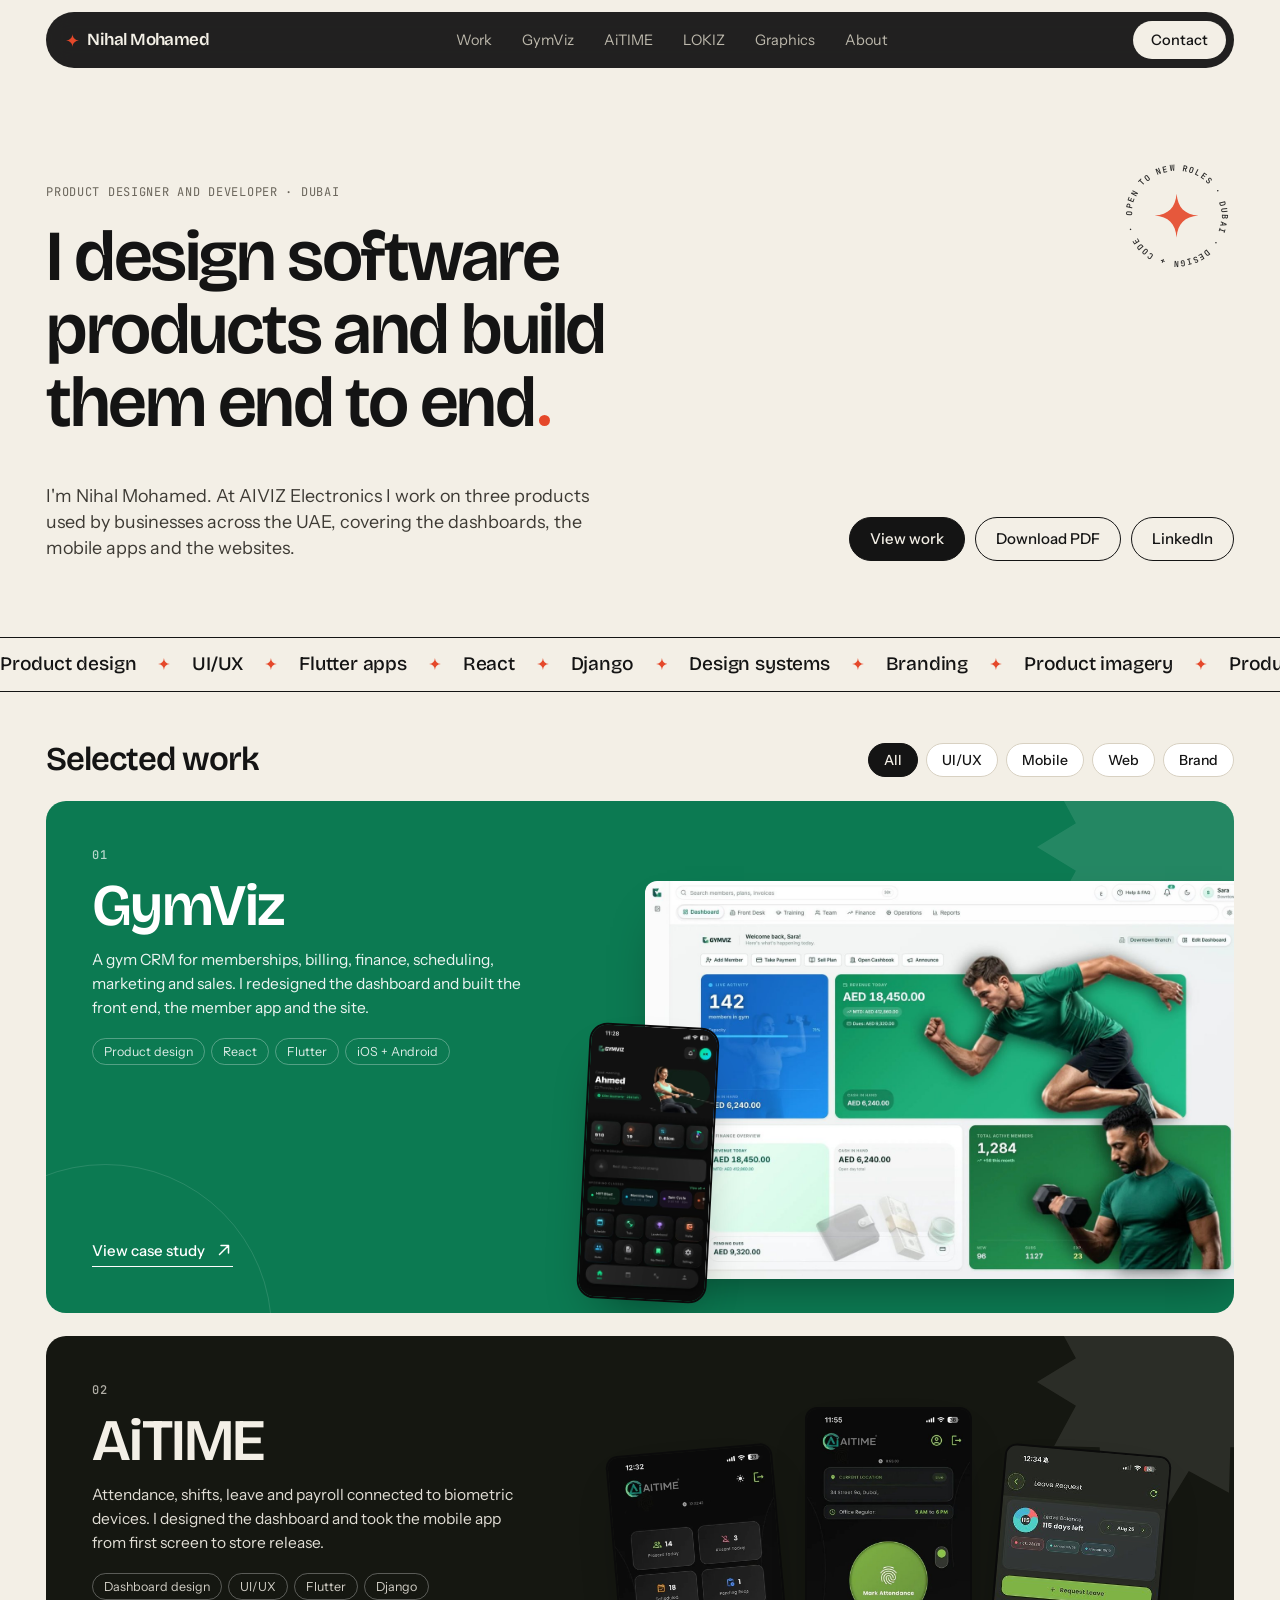
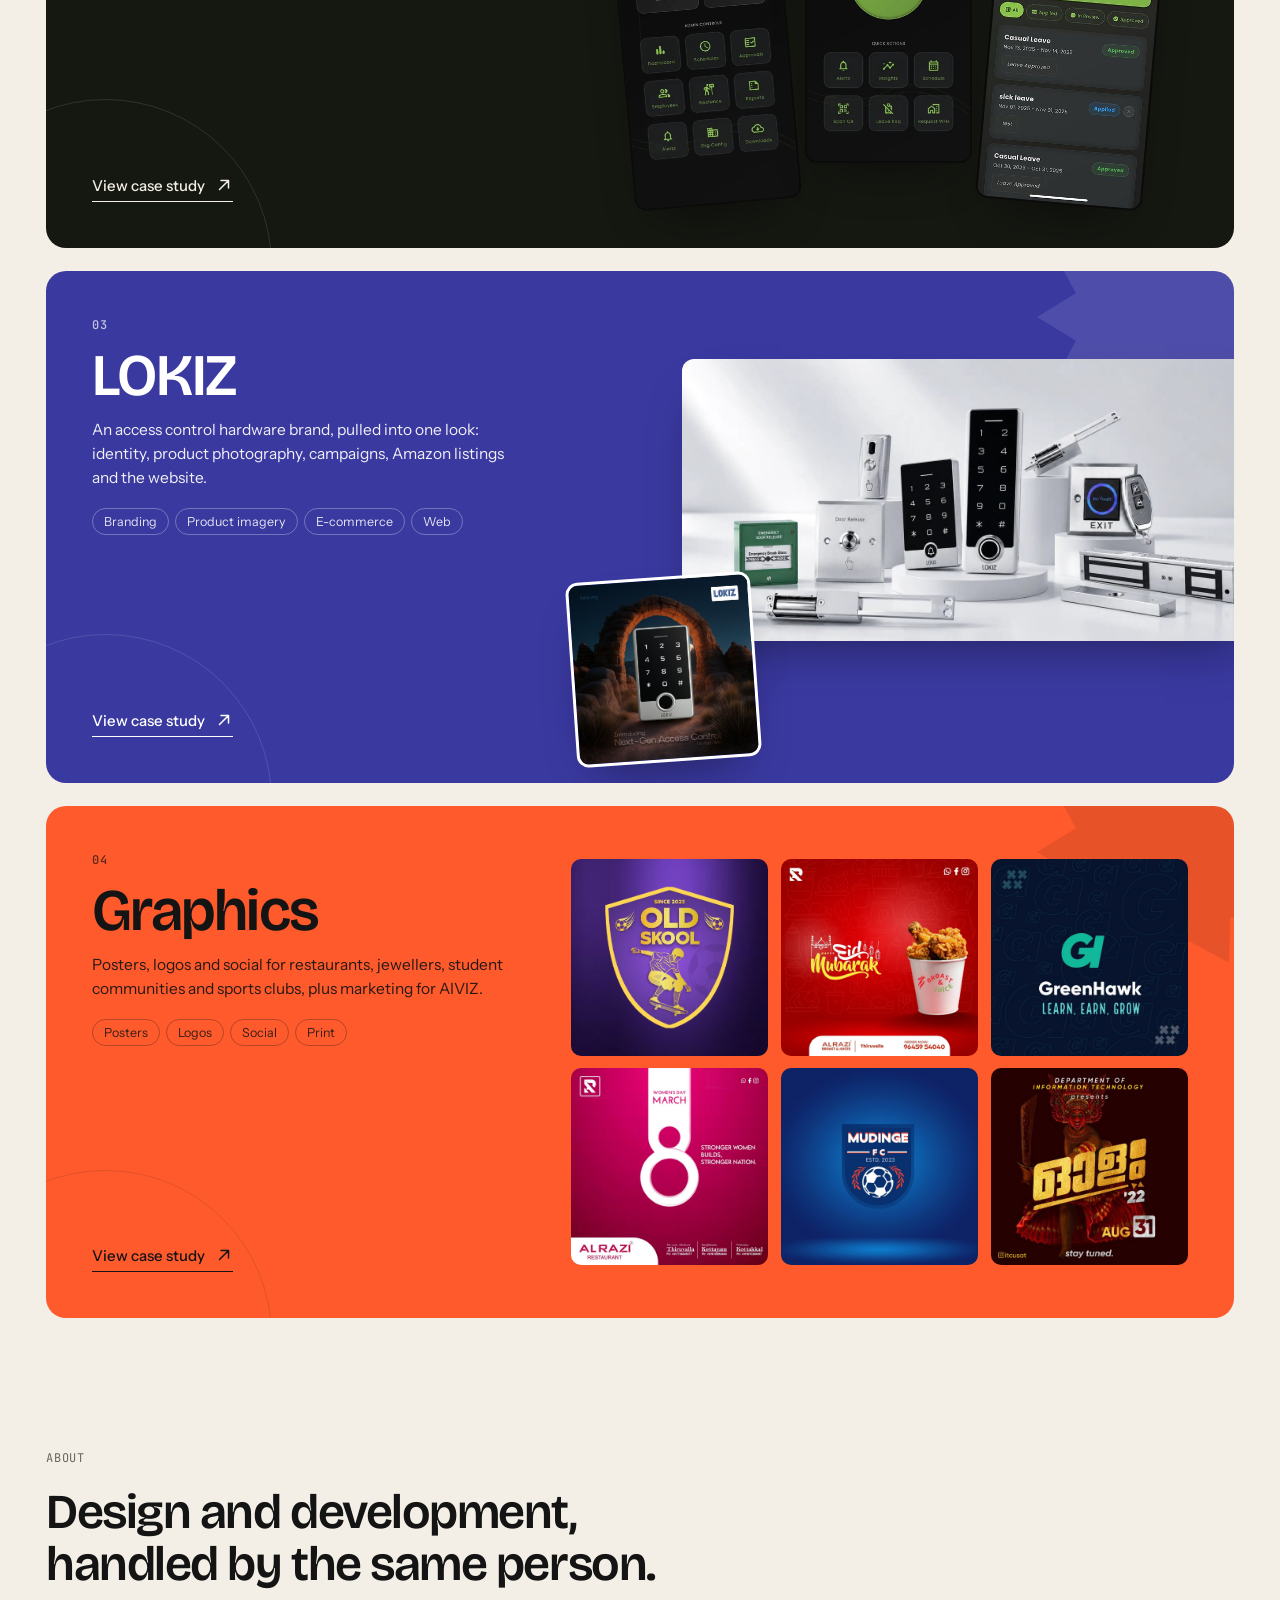
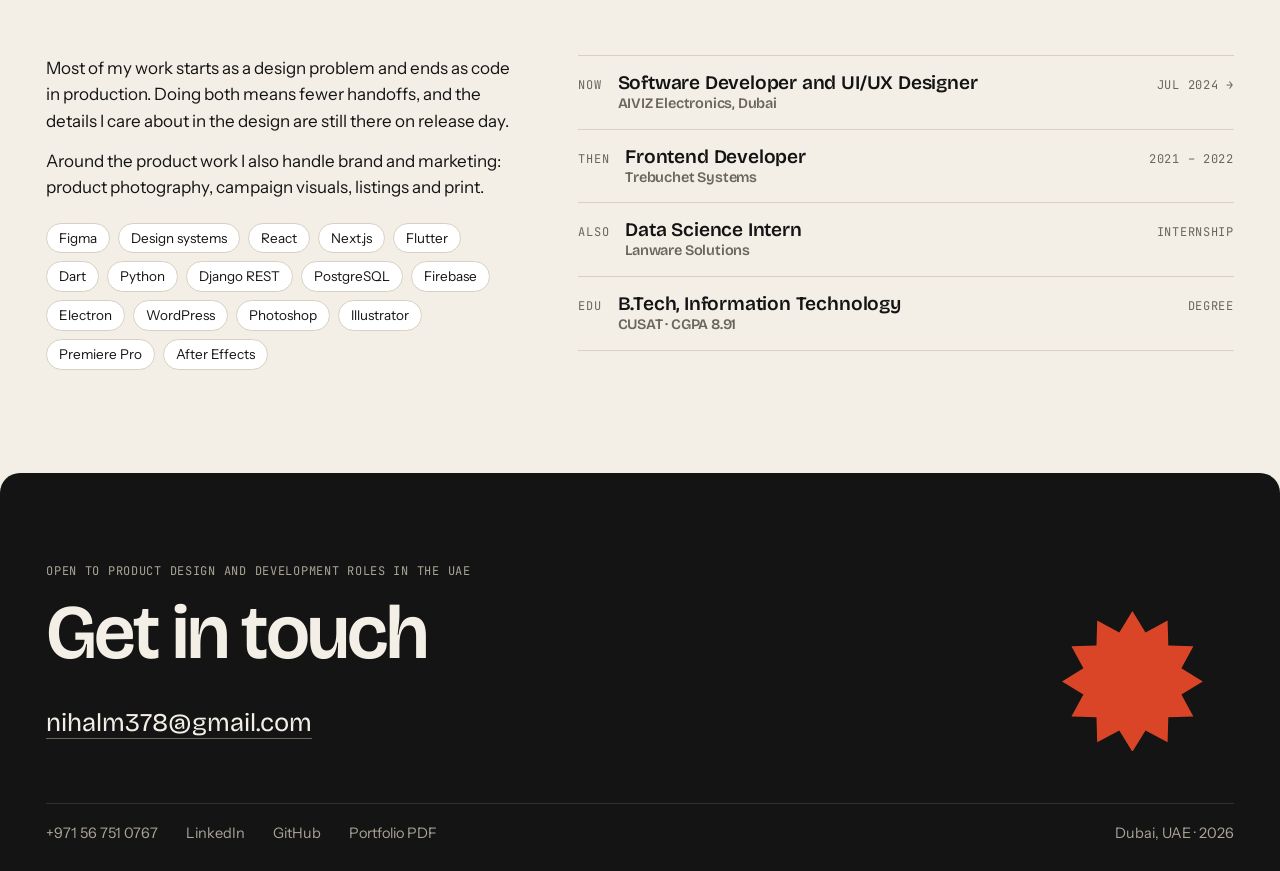
<file: index.html>
<!doctype html>
<html lang="en">
<head>
<meta charset="utf-8">
<meta name="viewport" content="width=device-width, initial-scale=1, viewport-fit=cover">
<title>Nihal Mohamed · Product designer and developer, Dubai</title>
<meta name="description" content="Nihal Mohamed designs and builds software in Dubai: web dashboards, mobile apps on the App Store and Google Play, websites and brand design.">
<meta name="theme-color" content="#f3efe6">
<meta property="og:type" content="website">
<meta property="og:title" content="Nihal Mohamed · Product designer and developer, Dubai">
<meta property="og:description" content="Nihal Mohamed designs and builds software in Dubai: web dashboards, mobile apps on the App Store and Google Play, websites and brand design.">
<meta property="og:image" content="https://nihal-mohamed.netlify.app/img/gymviz-dashboard-light.jpg">
<meta name="twitter:card" content="summary_large_image">
<link rel="icon" href="data:image/svg+xml,%3Csvg xmlns='http://www.w3.org/2000/svg' viewBox='0 0 100 100'%3E%3Crect width='100' height='100' rx='26' fill='%23141414'/%3E%3Cpath d='M50 16C52 38 62 48 84 50C62 52 52 62 50 84C48 62 38 52 16 50C38 48 48 38 50 16Z' fill='%23ff4b24'/%3E%3C/svg%3E">
<link rel="preconnect" href="https://fonts.googleapis.com">
<link rel="preconnect" href="https://fonts.gstatic.com" crossorigin>
<link href="https://fonts.googleapis.com/css2?family=Bricolage+Grotesque:opsz,wdth,wght@12..96,75..100,400..800&family=Instrument+Sans:wght@400;500;600&family=JetBrains+Mono:wght@500;600&display=swap" rel="stylesheet">
<link rel="stylesheet" href="style.css">
</head>
<body>
<header class="nav"><div class="in">
 <a class="logo" href="index.html"><svg class="spark" viewBox="0 0 100 100" aria-hidden="true"><path d="M50 0C52 30 70 48 100 50C70 52 52 70 50 100C48 70 30 52 0 50C30 48 48 30 50 0Z" fill="currentColor"/></svg>Nihal Mohamed</a>
 <ul><li><a href="index.html#work">Work</a></li><li><a href="gymviz.html">GymViz</a></li><li><a href="aitime.html">AiTIME</a></li><li><a href="lokiz.html">LOKIZ</a></li><li><a href="studio.html">Graphics</a></li><li><a href="index.html#about">About</a></li></ul>
 <a class="cta" href="mailto:nihalm378@gmail.com">Contact</a>
</div></header>
<main>
<div class="wrap">
<section class="hero">
 <svg class="badge" viewBox="0 0 200 200" aria-hidden="true"><defs><path id="c" d="M100,100 m-78,0 a78,78 0 1,1 156,0 a78,78 0 1,1 -156,0"/></defs><g class="spin"><text><textPath href="#c" startOffset="0">OPEN TO NEW ROLES · DUBAI · DESIGN + CODE · </textPath></text></g><path d="M100 62C102 86 114 98 138 100C114 102 102 114 100 138C98 114 86 102 62 100C86 98 98 86 100 62Z" fill="currentColor"/></svg>
 <span class="mono kick">Product designer and developer · Dubai</span>
 <h1>I design software products and build them end to end</h1>
 <div class="row">
  <p>I'm Nihal Mohamed. At AIVIZ Electronics I work on three products used by businesses across the UAE, covering the dashboards, the mobile apps and the websites.</p>
  <div class="acts"><a class="btn dark" href="#work">View work</a><a class="btn" href="Nihal_Mohamed_Portfolio.pdf">Download PDF</a><a class="btn" href="https://www.linkedin.com/in/nihal-mohamed-035715173" target="_blank" rel="noopener">LinkedIn</a></div>
 </div>
</section>
</div>
<div class="mq" aria-hidden="true"><div><span>Product design</span><svg class="spark" viewBox="0 0 100 100" aria-hidden="true"><path d="M50 0C52 30 70 48 100 50C70 52 52 70 50 100C48 70 30 52 0 50C30 48 48 30 50 0Z" fill="currentColor"/></svg><span>UI/UX</span><svg class="spark" viewBox="0 0 100 100" aria-hidden="true"><path d="M50 0C52 30 70 48 100 50C70 52 52 70 50 100C48 70 30 52 0 50C30 48 48 30 50 0Z" fill="currentColor"/></svg><span>Flutter apps</span><svg class="spark" viewBox="0 0 100 100" aria-hidden="true"><path d="M50 0C52 30 70 48 100 50C70 52 52 70 50 100C48 70 30 52 0 50C30 48 48 30 50 0Z" fill="currentColor"/></svg><span>React</span><svg class="spark" viewBox="0 0 100 100" aria-hidden="true"><path d="M50 0C52 30 70 48 100 50C70 52 52 70 50 100C48 70 30 52 0 50C30 48 48 30 50 0Z" fill="currentColor"/></svg><span>Django</span><svg class="spark" viewBox="0 0 100 100" aria-hidden="true"><path d="M50 0C52 30 70 48 100 50C70 52 52 70 50 100C48 70 30 52 0 50C30 48 48 30 50 0Z" fill="currentColor"/></svg><span>Design systems</span><svg class="spark" viewBox="0 0 100 100" aria-hidden="true"><path d="M50 0C52 30 70 48 100 50C70 52 52 70 50 100C48 70 30 52 0 50C30 48 48 30 50 0Z" fill="currentColor"/></svg><span>Branding</span><svg class="spark" viewBox="0 0 100 100" aria-hidden="true"><path d="M50 0C52 30 70 48 100 50C70 52 52 70 50 100C48 70 30 52 0 50C30 48 48 30 50 0Z" fill="currentColor"/></svg><span>Product imagery</span><svg class="spark" viewBox="0 0 100 100" aria-hidden="true"><path d="M50 0C52 30 70 48 100 50C70 52 52 70 50 100C48 70 30 52 0 50C30 48 48 30 50 0Z" fill="currentColor"/></svg><span>Product design</span><svg class="spark" viewBox="0 0 100 100" aria-hidden="true"><path d="M50 0C52 30 70 48 100 50C70 52 52 70 50 100C48 70 30 52 0 50C30 48 48 30 50 0Z" fill="currentColor"/></svg><span>UI/UX</span><svg class="spark" viewBox="0 0 100 100" aria-hidden="true"><path d="M50 0C52 30 70 48 100 50C70 52 52 70 50 100C48 70 30 52 0 50C30 48 48 30 50 0Z" fill="currentColor"/></svg><span>Flutter apps</span><svg class="spark" viewBox="0 0 100 100" aria-hidden="true"><path d="M50 0C52 30 70 48 100 50C70 52 52 70 50 100C48 70 30 52 0 50C30 48 48 30 50 0Z" fill="currentColor"/></svg><span>React</span><svg class="spark" viewBox="0 0 100 100" aria-hidden="true"><path d="M50 0C52 30 70 48 100 50C70 52 52 70 50 100C48 70 30 52 0 50C30 48 48 30 50 0Z" fill="currentColor"/></svg><span>Django</span><svg class="spark" viewBox="0 0 100 100" aria-hidden="true"><path d="M50 0C52 30 70 48 100 50C70 52 52 70 50 100C48 70 30 52 0 50C30 48 48 30 50 0Z" fill="currentColor"/></svg><span>Design systems</span><svg class="spark" viewBox="0 0 100 100" aria-hidden="true"><path d="M50 0C52 30 70 48 100 50C70 52 52 70 50 100C48 70 30 52 0 50C30 48 48 30 50 0Z" fill="currentColor"/></svg><span>Branding</span><svg class="spark" viewBox="0 0 100 100" aria-hidden="true"><path d="M50 0C52 30 70 48 100 50C70 52 52 70 50 100C48 70 30 52 0 50C30 48 48 30 50 0Z" fill="currentColor"/></svg><span>Product imagery</span><svg class="spark" viewBox="0 0 100 100" aria-hidden="true"><path d="M50 0C52 30 70 48 100 50C70 52 52 70 50 100C48 70 30 52 0 50C30 48 48 30 50 0Z" fill="currentColor"/></svg></div></div>
<div class="wrap" id="work">
 <div class="bar">
  <h2>Selected work</h2>
  <button class="chip" data-f="all" aria-pressed="true">All</button>
  <button class="chip" data-f="uiux" aria-pressed="false">UI/UX</button>
  <button class="chip" data-f="mobile" aria-pressed="false">Mobile</button>
  <button class="chip" data-f="web" aria-pressed="false">Web</button>
  <button class="chip" data-f="brand" aria-pressed="false">Brand</button>
 </div>
<a class="card rv" href="gymviz.html" data-roles="uiux mobile web" style="--c:#0c7a52;--t:#fff;--a:#c2f26b;--ai:#141414"><svg class="star" viewBox="0 0 100 100" aria-hidden="true"><polygon points="50.0,0.0 59.3,15.2 75.0,6.7 75.5,24.5 93.3,25.0 84.8,40.7 100.0,50.0 84.8,59.3 93.3,75.0 75.5,75.5 75.0,93.3 59.3,84.8 50.0,100.0 40.7,84.8 25.0,93.3 24.5,75.5 6.7,75.0 15.2,59.3 0.0,50.0 15.2,40.7 6.7,25.0 24.5,24.5 25.0,6.7 40.7,15.2" fill="currentColor"/></svg><span class="ring"></span>
 <div class="txt"><span class="no mono">01</span><h3>GymViz</h3><p>A gym CRM for memberships, billing, finance, scheduling, marketing and sales. I redesigned the dashboard and built the front end, the member app and the site.</p><ul class="tags"><li>Product design</li><li>React</li><li>Flutter</li><li>iOS + Android</li></ul><span class="open">View case study <i><svg viewBox="0 0 24 24" fill="none" stroke="currentColor" stroke-width="2" stroke-linecap="round" stroke-linejoin="round" aria-hidden="true"><path d="M6 18L18 6M8 6h10v10"/></svg></i></span></div>
 <div class="media m-gym"><img class="dash" src="img/gymviz-dashboard-light.jpg" alt="GymViz dashboard" loading="eager"><img class="ph" src="img/gymviz-app-home.jpg" alt="GymViz member app" loading="eager"></div>
</a>
<a class="card rv" href="aitime.html" data-roles="uiux mobile web" style="--c:#151711;--t:#f3efe6;--a:#c2f26b;--ai:#141414"><svg class="star" viewBox="0 0 100 100" aria-hidden="true"><polygon points="50.0,0.0 59.3,15.2 75.0,6.7 75.5,24.5 93.3,25.0 84.8,40.7 100.0,50.0 84.8,59.3 93.3,75.0 75.5,75.5 75.0,93.3 59.3,84.8 50.0,100.0 40.7,84.8 25.0,93.3 24.5,75.5 6.7,75.0 15.2,59.3 0.0,50.0 15.2,40.7 6.7,25.0 24.5,24.5 25.0,6.7 40.7,15.2" fill="currentColor"/></svg><span class="ring"></span>
 <div class="txt"><span class="no mono">02</span><h3>AiTIME</h3><p>Attendance, shifts, leave and payroll connected to biometric devices. I designed the dashboard and took the mobile app from first screen to store release.</p><ul class="tags"><li>Dashboard design</li><li>UI/UX</li><li>Flutter</li><li>Django</li></ul><span class="open">View case study <i><svg viewBox="0 0 24 24" fill="none" stroke="currentColor" stroke-width="2" stroke-linecap="round" stroke-linejoin="round" aria-hidden="true"><path d="M6 18L18 6M8 6h10v10"/></svg></i></span></div>
 <div class="media m-ai"><img src="img/aitime-app-home.jpg" alt="AiTIME admin home" loading="lazy"><img src="img/aitime-app-punch.jpg" alt="AiTIME mark attendance" loading="lazy"><img src="img/aitime-app-leave.jpg" alt="AiTIME leave requests" loading="lazy"></div>
</a>
<a class="card rv" href="lokiz.html" data-roles="brand web" style="--c:#3a39a0;--t:#fff;--a:#ffd3c7;--ai:#141414"><svg class="star" viewBox="0 0 100 100" aria-hidden="true"><polygon points="50.0,0.0 59.3,15.2 75.0,6.7 75.5,24.5 93.3,25.0 84.8,40.7 100.0,50.0 84.8,59.3 93.3,75.0 75.5,75.5 75.0,93.3 59.3,84.8 50.0,100.0 40.7,84.8 25.0,93.3 24.5,75.5 6.7,75.0 15.2,59.3 0.0,50.0 15.2,40.7 6.7,25.0 24.5,24.5 25.0,6.7 40.7,15.2" fill="currentColor"/></svg><span class="ring"></span>
 <div class="txt"><span class="no mono">03</span><h3>LOKIZ</h3><p>An access control hardware brand, pulled into one look: identity, product photography, campaigns, Amazon listings and the website.</p><ul class="tags"><li>Branding</li><li>Product imagery</li><li>E-commerce</li><li>Web</li></ul><span class="open">View case study <i><svg viewBox="0 0 24 24" fill="none" stroke="currentColor" stroke-width="2" stroke-linecap="round" stroke-linejoin="round" aria-hidden="true"><path d="M6 18L18 6M8 6h10v10"/></svg></i></span></div>
 <div class="media m-lok"><img class="a" src="img/lokiz-range.jpg" alt="LOKIZ product range" loading="lazy"><img class="b" src="img/p-lokiz-nextgen.jpg" alt="LOKIZ campaign visual" loading="lazy"></div>
</a>
<a class="card rv" href="studio.html" data-roles="brand" style="--c:#ff5a2c;--t:#141414;--a:#141414;--ai:#fff"><svg class="star" viewBox="0 0 100 100" aria-hidden="true"><polygon points="50.0,0.0 59.3,15.2 75.0,6.7 75.5,24.5 93.3,25.0 84.8,40.7 100.0,50.0 84.8,59.3 93.3,75.0 75.5,75.5 75.0,93.3 59.3,84.8 50.0,100.0 40.7,84.8 25.0,93.3 24.5,75.5 6.7,75.0 15.2,59.3 0.0,50.0 15.2,40.7 6.7,25.0 24.5,24.5 25.0,6.7 40.7,15.2" fill="currentColor"/></svg><span class="ring"></span>
 <div class="txt"><span class="no mono">04</span><h3>Graphics</h3><p>Posters, logos and social for restaurants, jewellers, student communities and sports clubs, plus marketing for AIVIZ.</p><ul class="tags"><li>Posters</li><li>Logos</li><li>Social</li><li>Print</li></ul><span class="open">View case study <i><svg viewBox="0 0 24 24" fill="none" stroke="currentColor" stroke-width="2" stroke-linecap="round" stroke-linejoin="round" aria-hidden="true"><path d="M6 18L18 6M8 6h10v10"/></svg></i></span></div>
 <div class="media m-gfx"><img src="img/p-oldskool.jpg" alt="Old Skool badge" loading="lazy"><img src="img/p-eid-broast.jpg" alt="Eid poster" loading="lazy"><img src="img/p-greenhawk.jpg" alt="GreenHawk logo" loading="lazy"><img src="img/p-womensday.jpg" alt="Womens Day poster" loading="lazy"><img src="img/p-mudinge.jpg" alt="Mudinge FC crest" loading="lazy"><img src="img/p-onam.jpg" alt="Onam poster" loading="lazy"></div>
</a>
</div>
<div class="wrap">
<section class="about" id="about">
 <span class="mono">About</span>
 <p class="big disp rv">Design and development, handled by the same person.</p>
 <div class="two">
  <div class="rv">
   <p>Most of my work starts as a design problem and ends as code in production. Doing both means fewer handoffs, and the details I care about in the design are still there on release day.</p>
   <p>Around the product work I also handle brand and marketing: product photography, campaign visuals, listings and print.</p>
   <div class="kit"><span>Figma</span><span>Design systems</span><span>React</span><span>Next.js</span><span>Flutter</span><span>Dart</span><span>Python</span><span>Django REST</span><span>PostgreSQL</span><span>Firebase</span><span>Electron</span><span>WordPress</span><span>Photoshop</span><span>Illustrator</span><span>Premiere Pro</span><span>After Effects</span></div>
  </div>
  <ul class="xp rv">
   <li><span class="mono">Now</span><b>Software Developer and UI/UX Designer<em>AIVIZ Electronics, Dubai</em></b><span class="mono">Jul 2024 →</span></li>
   <li><span class="mono">Then</span><b>Frontend Developer<em>Trebuchet Systems</em></b><span class="mono">2021 – 2022</span></li>
   <li><span class="mono">Also</span><b>Data Science Intern<em>Lanware Solutions</em></b><span class="mono">Internship</span></li>
   <li><span class="mono">Edu</span><b>B.Tech, Information Technology<em>CUSAT · CGPA 8.91</em></b><span class="mono">Degree</span></li>
  </ul>
 </div>
</section>
</div>
</main>
<footer class="foot" id="contact"><svg class="star" viewBox="0 0 100 100" aria-hidden="true"><polygon points="50.0,0.0 59.3,15.2 75.0,6.7 75.5,24.5 93.3,25.0 84.8,40.7 100.0,50.0 84.8,59.3 93.3,75.0 75.5,75.5 75.0,93.3 59.3,84.8 50.0,100.0 40.7,84.8 25.0,93.3 24.5,75.5 6.7,75.0 15.2,59.3 0.0,50.0 15.2,40.7 6.7,25.0 24.5,24.5 25.0,6.7 40.7,15.2" fill="currentColor"/></svg><div class="wrap">
 <div class="mono" style="color:#aaa497">Open to product design and development roles in the UAE</div>
 <h2>Get in touch</h2>
 <a class="mail" href="mailto:nihalm378@gmail.com">nihalm378@gmail.com</a>
 <div class="meta">
  <a href="tel:+971567510767">+971 56 751 0767</a>
  <a href="https://www.linkedin.com/in/nihal-mohamed-035715173" target="_blank" rel="noopener">LinkedIn</a>
  <a href="https://github.com/nihalm378" target="_blank" rel="noopener">GitHub</a>
  <a href="Nihal_Mohamed_Portfolio.pdf">Portfolio PDF</a>
  <span>Dubai, UAE · <span id="yr">2026</span></span>
 </div>
</div></footer>
<script src="main.js" defer></script>
</body>
</html>
</file>
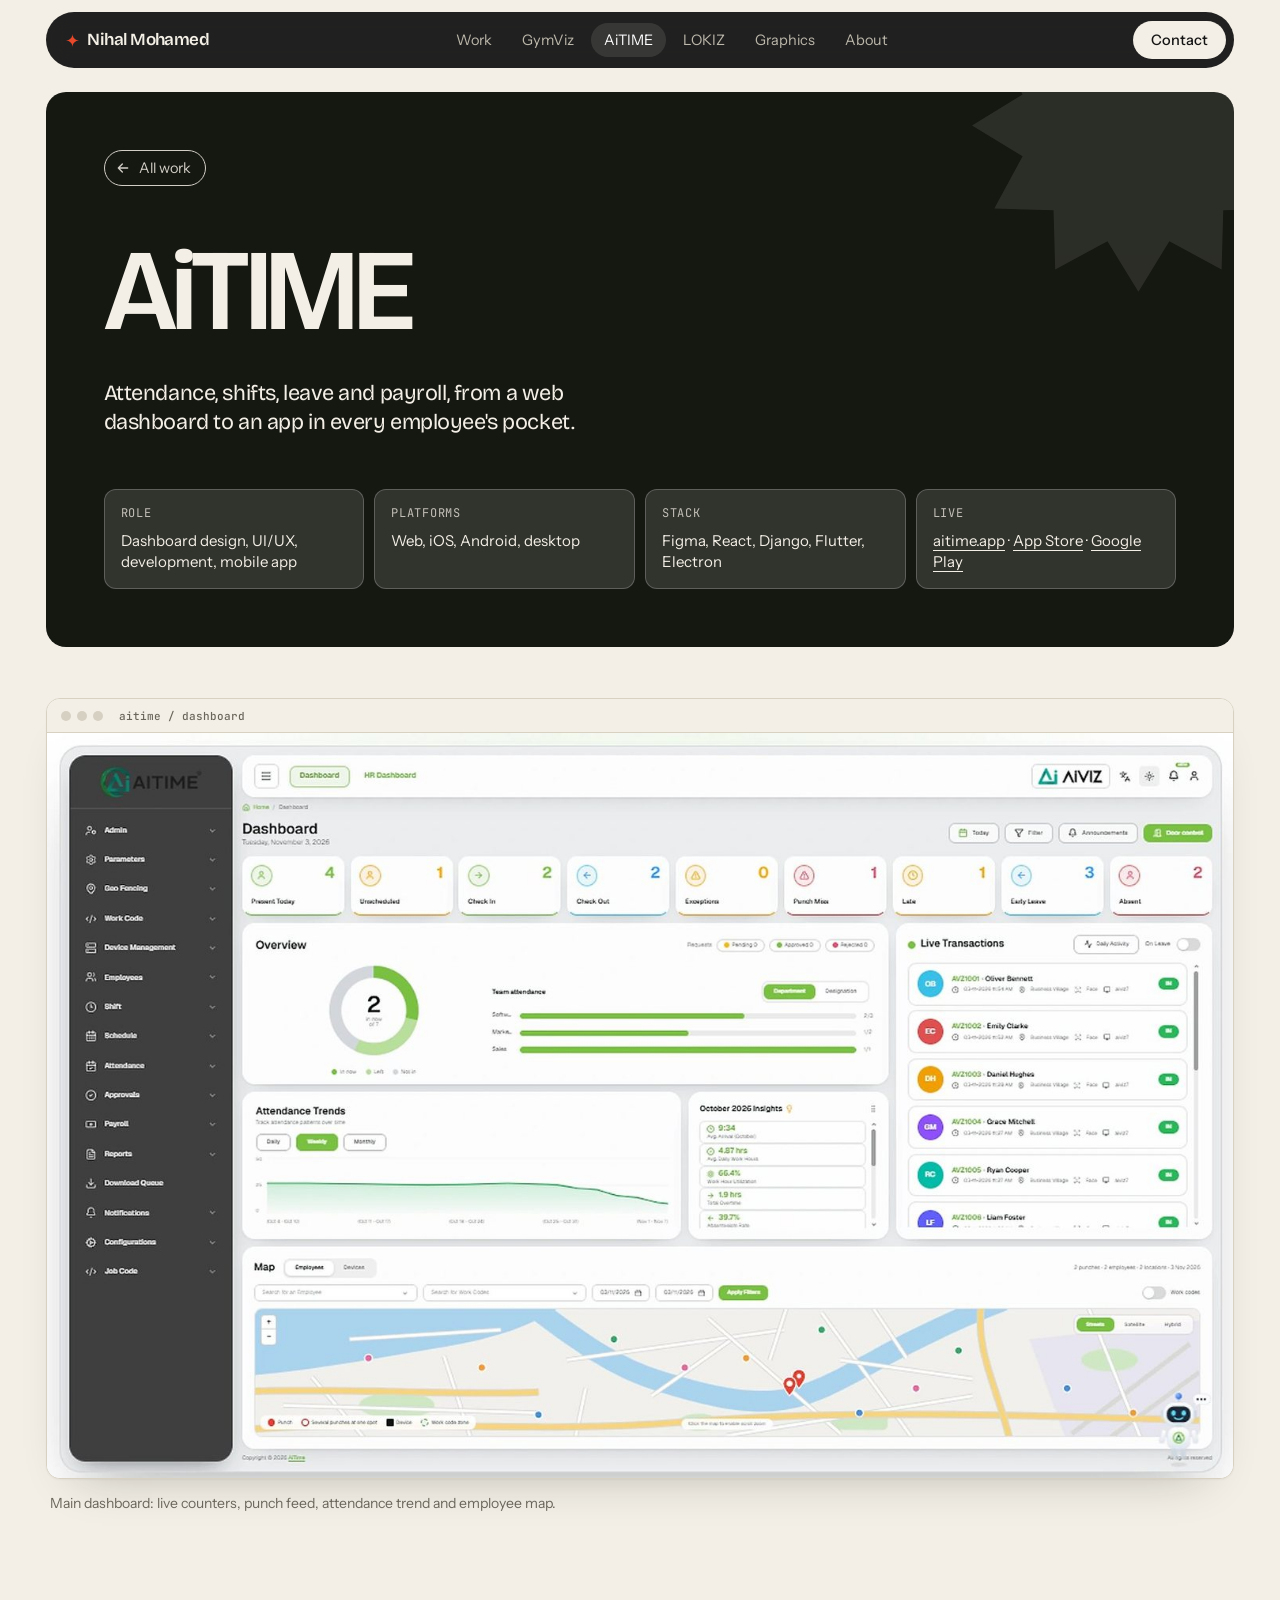
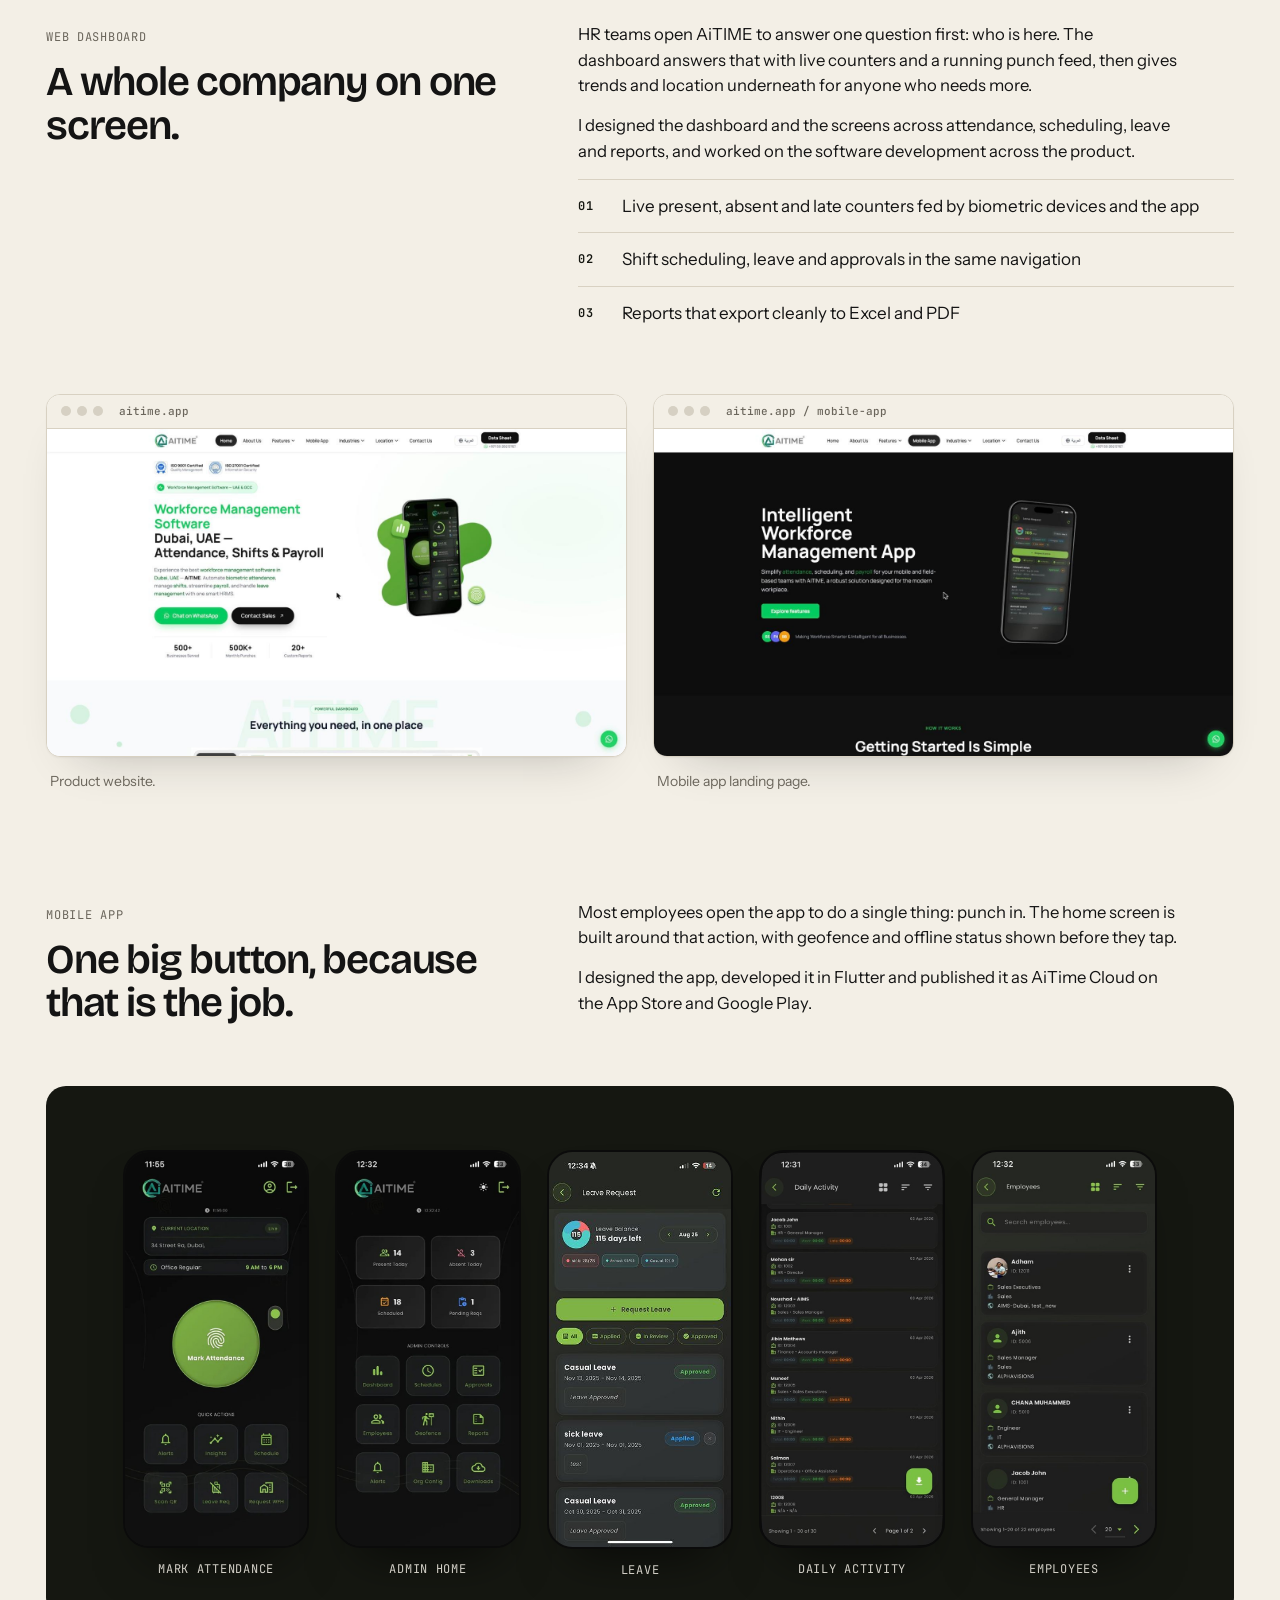
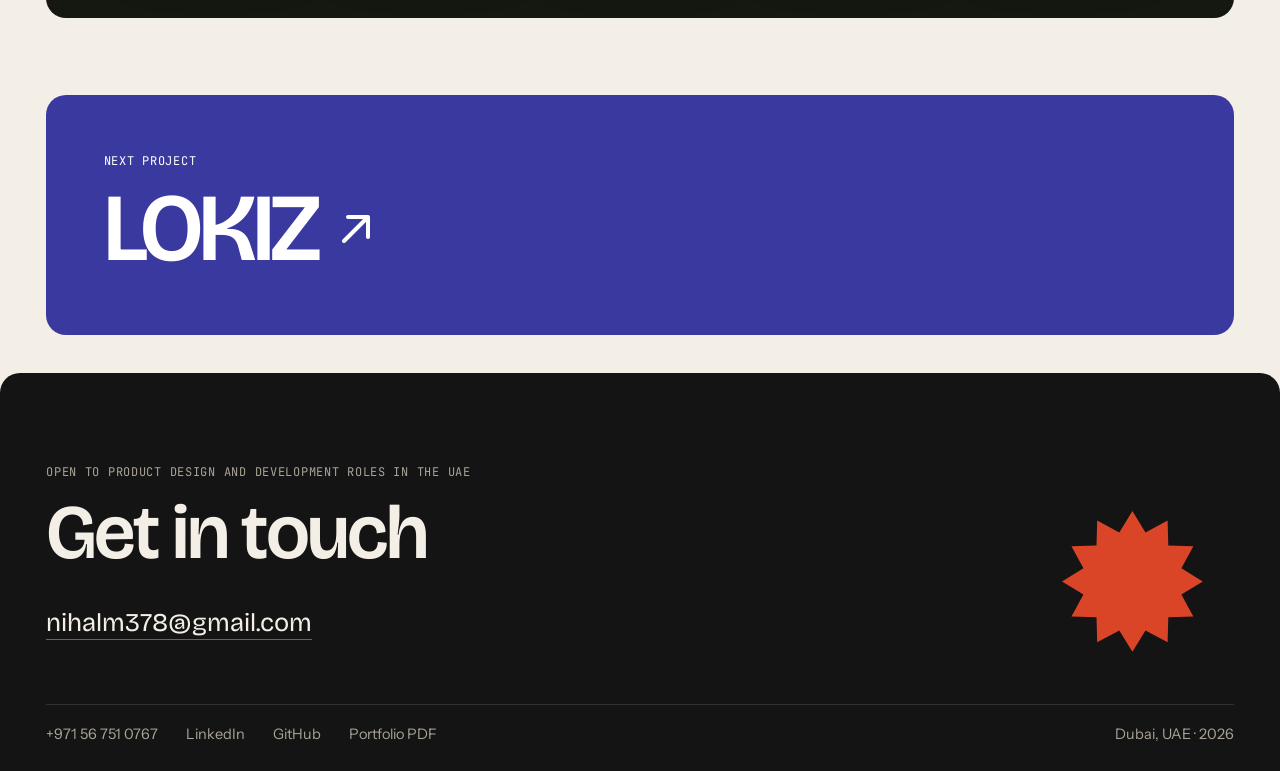
<file: aitime.html>
<!doctype html>
<html lang="en">
<head>
<meta charset="utf-8">
<meta name="viewport" content="width=device-width, initial-scale=1, viewport-fit=cover">
<title>AiTIME · Nihal Mohamed</title>
<meta name="description" content="AiTIME case study: web dashboard and mobile app design and development for workforce management software.">
<meta name="theme-color" content="#f3efe6">
<meta property="og:type" content="website">
<meta property="og:title" content="AiTIME · Nihal Mohamed">
<meta property="og:description" content="AiTIME case study: web dashboard and mobile app design and development for workforce management software.">
<meta property="og:image" content="https://nihal-mohamed.netlify.app/img/aitime-dashboard.jpg">
<meta name="twitter:card" content="summary_large_image">
<link rel="icon" href="data:image/svg+xml,%3Csvg xmlns='http://www.w3.org/2000/svg' viewBox='0 0 100 100'%3E%3Crect width='100' height='100' rx='26' fill='%23141414'/%3E%3Cpath d='M50 16C52 38 62 48 84 50C62 52 52 62 50 84C48 62 38 52 16 50C38 48 48 38 50 16Z' fill='%23ff4b24'/%3E%3C/svg%3E">
<link rel="preconnect" href="https://fonts.googleapis.com">
<link rel="preconnect" href="https://fonts.gstatic.com" crossorigin>
<link href="https://fonts.googleapis.com/css2?family=Bricolage+Grotesque:opsz,wdth,wght@12..96,75..100,400..800&family=Instrument+Sans:wght@400;500;600&family=JetBrains+Mono:wght@500;600&display=swap" rel="stylesheet">
<link rel="stylesheet" href="style.css">
</head>
<body>
<header class="nav"><div class="in">
 <a class="logo" href="index.html"><svg class="spark" viewBox="0 0 100 100" aria-hidden="true"><path d="M50 0C52 30 70 48 100 50C70 52 52 70 50 100C48 70 30 52 0 50C30 48 48 30 50 0Z" fill="currentColor"/></svg>Nihal Mohamed</a>
 <ul><li><a href="index.html#work">Work</a></li><li><a href="gymviz.html">GymViz</a></li><li><a href="aitime.html" aria-current="page">AiTIME</a></li><li><a href="lokiz.html">LOKIZ</a></li><li><a href="studio.html">Graphics</a></li><li><a href="index.html#about">About</a></li></ul>
 <a class="cta" href="mailto:nihalm378@gmail.com">Contact</a>
</div></header>
<main>
<header class="chero" style="--c:#151711;--t:#f3efe6;--a:#c2f26b;--ai:#141414"><svg class="star" viewBox="0 0 100 100" aria-hidden="true"><polygon points="50.0,0.0 59.3,15.2 75.0,6.7 75.5,24.5 93.3,25.0 84.8,40.7 100.0,50.0 84.8,59.3 93.3,75.0 75.5,75.5 75.0,93.3 59.3,84.8 50.0,100.0 40.7,84.8 25.0,93.3 24.5,75.5 6.7,75.0 15.2,59.3 0.0,50.0 15.2,40.7 6.7,25.0 24.5,24.5 25.0,6.7 40.7,15.2" fill="currentColor"/></svg>
 <a class="back" href="index.html#work"><svg width="16" height="16" viewBox="0 0 24 24" fill="none" stroke="currentColor" stroke-width="2" stroke-linecap="round" stroke-linejoin="round" aria-hidden="true"><path d="M19 12H5M11 6l-6 6 6 6"/></svg> All work</a>
 <h1>AiTIME</h1>
 <p class="lede">Attendance, shifts, leave and payroll, from a web dashboard to an app in every employee's pocket.</p>
 <dl class="facts"><div><dt class="mono">Role</dt><dd>Dashboard design, UI/UX, development, mobile app</dd></div><div><dt class="mono">Platforms</dt><dd>Web, iOS, Android, desktop</dd></div><div><dt class="mono">Stack</dt><dd>Figma, React, Django, Flutter, Electron</dd></div><div><dt class="mono">Live</dt><dd><a href="https://aitime.app/" target="_blank" rel="noopener">aitime.app</a> · <a href="https://apps.apple.com/us/app/aitime-cloud/id6744558035" target="_blank" rel="noopener">App Store</a> · <a href="https://play.google.com/store/apps/details?id=com.aiviz.timetrack" target="_blank" rel="noopener">Google Play</a></dd></div></dl>
</header>
<div class="wrap" style="--c:#151711">

<div class="full" style="margin-top:clamp(28px,4vw,56px)"><figure class="rv" style="margin:0"><div class="frame"><div class="chrome"><i></i><i></i><i></i><span>aitime / dashboard</span></div><img class="zoom" src="img/aitime-dashboard.jpg" alt="AiTIME web dashboard" loading="lazy" decoding="async"></div><p class="cap">Main dashboard: live counters, punch feed, attendance trend and employee map.</p></figure></div>
<section class="sec rv"><div><span class="mono">Web dashboard</span><h2>A whole company on one screen.</h2></div><div><p>HR teams open AiTIME to answer one question first: who is here. The dashboard answers that with live counters and a running punch feed, then gives trends and location underneath for anyone who needs more.</p><p>I designed the dashboard and the screens across attendance, scheduling, leave and reports, and worked on the software development across the product.</p><ul><li><span class="mono">01</span><span>Live present, absent and late counters fed by biometric devices and the app</span></li><li><span class="mono">02</span><span>Shift scheduling, leave and approvals in the same navigation</span></li><li><span class="mono">03</span><span>Reports that export cleanly to Excel and PDF</span></li></ul></div></section>
<div class="g2"><figure class="rv" style="margin:0"><div class="frame"><div class="chrome"><i></i><i></i><i></i><span>aitime.app</span></div><img class="zoom" src="img/web-aitime.jpg" alt="AiTIME product website" loading="lazy" decoding="async"></div><p class="cap">Product website.</p></figure><figure class="rv" style="margin:0"><div class="frame"><div class="chrome"><i></i><i></i><i></i><span>aitime.app / mobile-app</span></div><img class="zoom" src="img/web-aitime-app.jpg" alt="AiTIME mobile app landing page" loading="lazy" decoding="async"></div><p class="cap">Mobile app landing page.</p></figure></div>
<section class="sec rv"><div><span class="mono">Mobile app</span><h2>One big button, because that is the job.</h2></div><div><p>Most employees open the app to do a single thing: punch in. The home screen is built around that action, with geofence and offline status shown before they tap.</p><p>I designed the app, developed it in Flutter and published it as AiTime Cloud on the App Store and Google Play.</p></div></section>
<div class="phones rv" style="--c:#151711;--t:#f3efe6;--a:#c2f26b;--ai:#141414"><figure><img class="zoom" src="img/aitime-app-punch.jpg" alt="Mark attendance" loading="lazy" decoding="async"><figcaption class="mono">Mark attendance</figcaption></figure><figure><img class="zoom" src="img/aitime-app-home.jpg" alt="Admin home" loading="lazy" decoding="async"><figcaption class="mono">Admin home</figcaption></figure><figure><img class="zoom" src="img/aitime-app-leave.jpg" alt="Leave" loading="lazy" decoding="async"><figcaption class="mono">Leave</figcaption></figure><figure><img class="zoom" src="img/aitime-app-report.jpg" alt="Daily activity" loading="lazy" decoding="async"><figcaption class="mono">Daily activity</figcaption></figure><figure><img class="zoom" src="img/aitime-app-employees.jpg" alt="Employees" loading="lazy" decoding="async"><figcaption class="mono">Employees</figcaption></figure></div>

</div>
<a class="next" href="lokiz.html" style="--c:#3a39a0;--t:#fff;--a:#ffd3c7;--ai:#141414"><div class="mono">Next project</div><div class="t">LOKIZ <i><svg viewBox="0 0 24 24" fill="none" stroke="currentColor" stroke-width="2" stroke-linecap="round" stroke-linejoin="round" aria-hidden="true"><path d="M6 18L18 6M8 6h10v10"/></svg></i></div></a>
</main>
<footer class="foot" id="contact"><svg class="star" viewBox="0 0 100 100" aria-hidden="true"><polygon points="50.0,0.0 59.3,15.2 75.0,6.7 75.5,24.5 93.3,25.0 84.8,40.7 100.0,50.0 84.8,59.3 93.3,75.0 75.5,75.5 75.0,93.3 59.3,84.8 50.0,100.0 40.7,84.8 25.0,93.3 24.5,75.5 6.7,75.0 15.2,59.3 0.0,50.0 15.2,40.7 6.7,25.0 24.5,24.5 25.0,6.7 40.7,15.2" fill="currentColor"/></svg><div class="wrap">
 <div class="mono" style="color:#aaa497">Open to product design and development roles in the UAE</div>
 <h2>Get in touch</h2>
 <a class="mail" href="mailto:nihalm378@gmail.com">nihalm378@gmail.com</a>
 <div class="meta">
  <a href="tel:+971567510767">+971 56 751 0767</a>
  <a href="https://www.linkedin.com/in/nihal-mohamed-035715173" target="_blank" rel="noopener">LinkedIn</a>
  <a href="https://github.com/nihalm378" target="_blank" rel="noopener">GitHub</a>
  <a href="Nihal_Mohamed_Portfolio.pdf">Portfolio PDF</a>
  <span>Dubai, UAE · <span id="yr">2026</span></span>
 </div>
</div></footer>
<script src="main.js" defer></script>
</body>
</html>
</file>
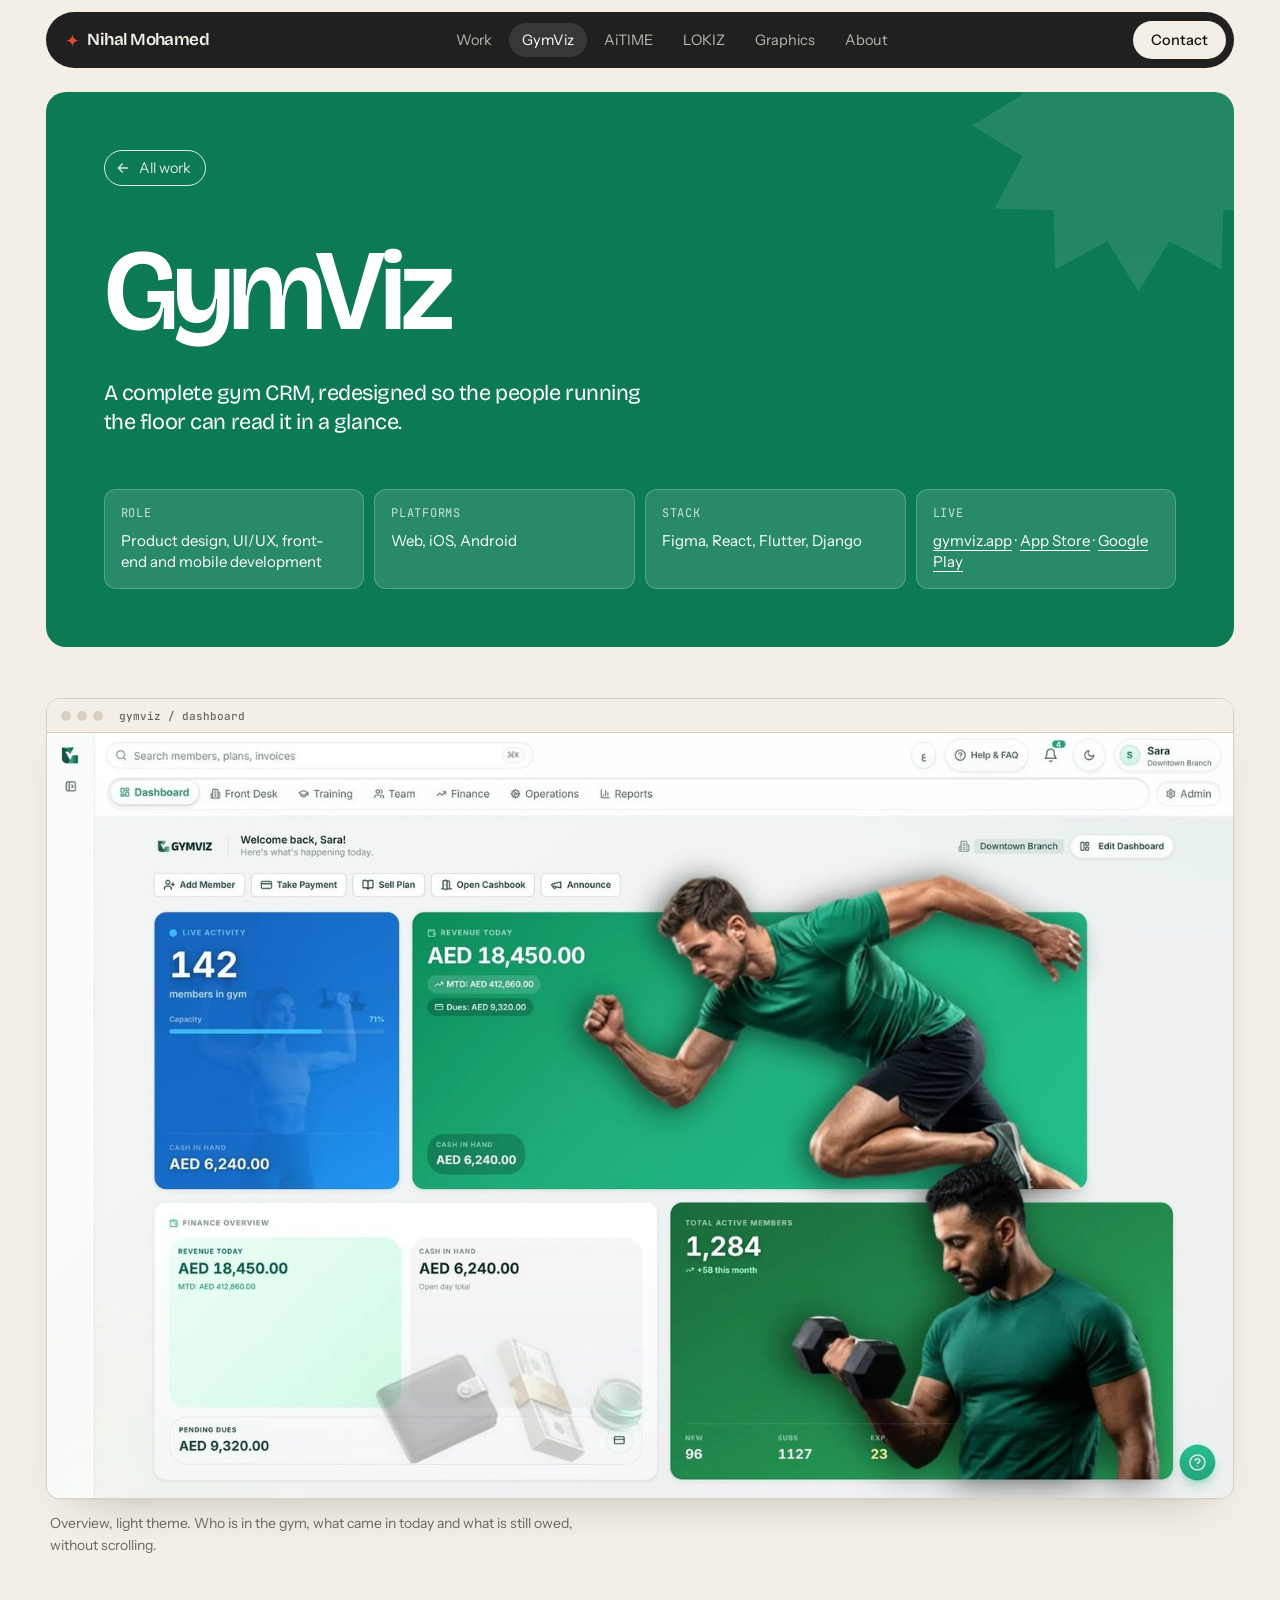
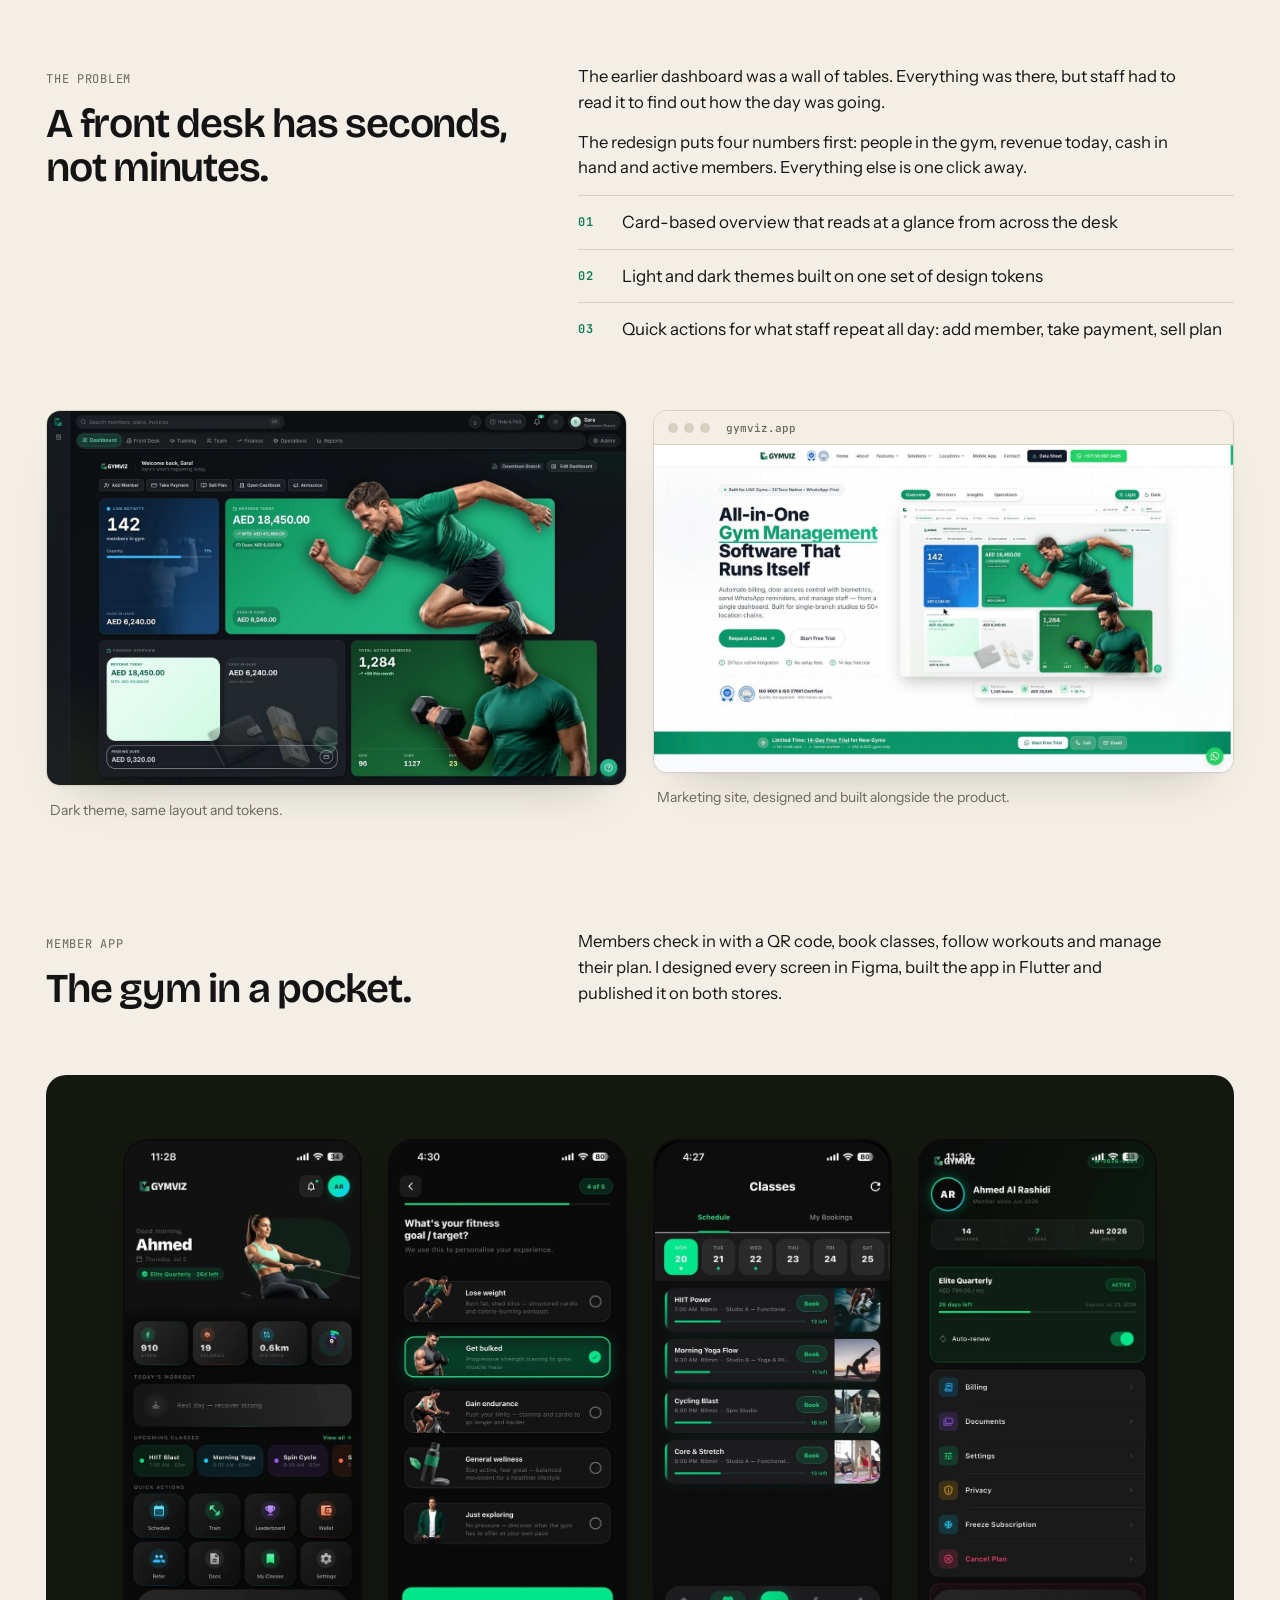
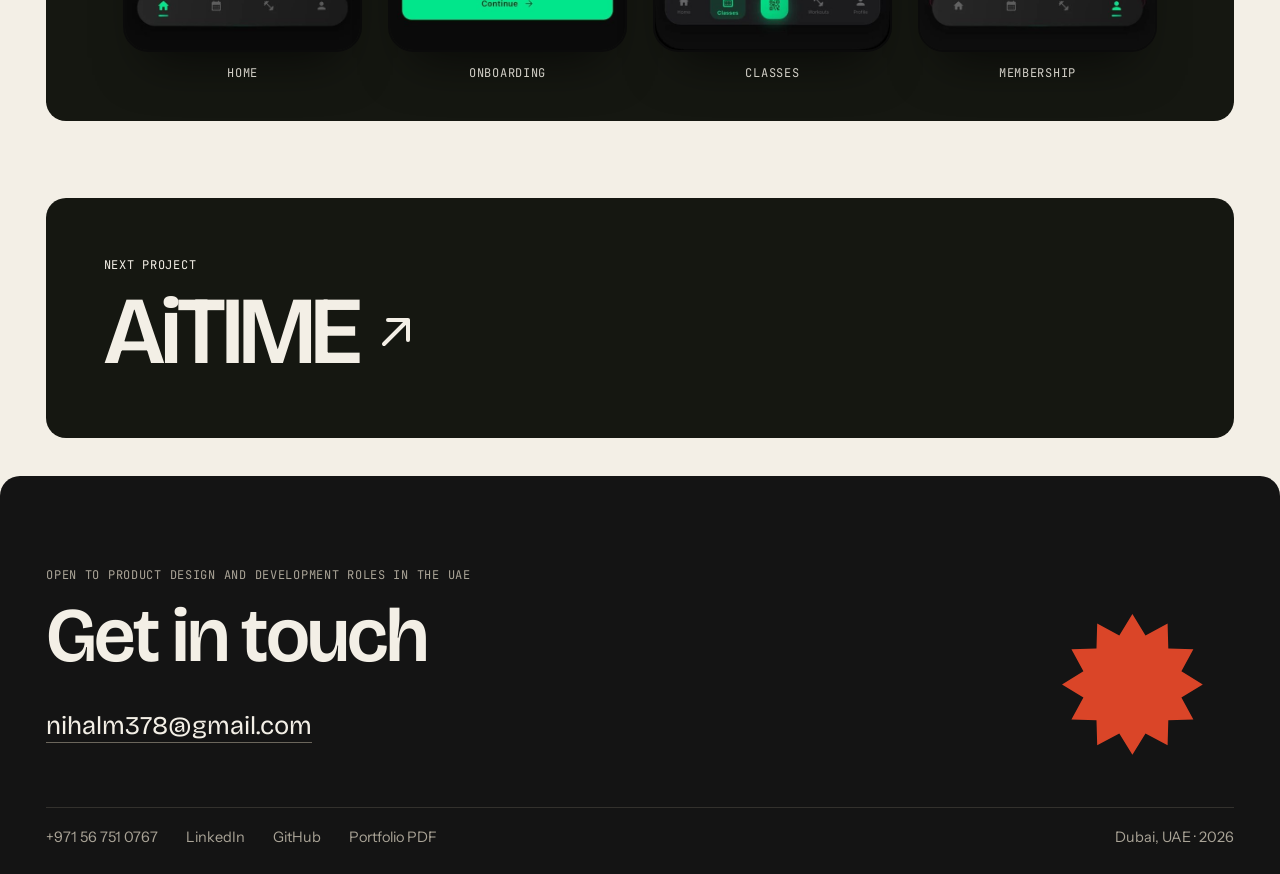
<file: gymviz.html>
<!doctype html>
<html lang="en">
<head>
<meta charset="utf-8">
<meta name="viewport" content="width=device-width, initial-scale=1, viewport-fit=cover">
<title>GymViz · Nihal Mohamed</title>
<meta name="description" content="GymViz case study: dashboard redesign, member app and website for a gym management platform.">
<meta name="theme-color" content="#f3efe6">
<meta property="og:type" content="website">
<meta property="og:title" content="GymViz · Nihal Mohamed">
<meta property="og:description" content="GymViz case study: dashboard redesign, member app and website for a gym management platform.">
<meta property="og:image" content="https://nihal-mohamed.netlify.app/img/gymviz-dashboard-light.jpg">
<meta name="twitter:card" content="summary_large_image">
<link rel="icon" href="data:image/svg+xml,%3Csvg xmlns='http://www.w3.org/2000/svg' viewBox='0 0 100 100'%3E%3Crect width='100' height='100' rx='26' fill='%23141414'/%3E%3Cpath d='M50 16C52 38 62 48 84 50C62 52 52 62 50 84C48 62 38 52 16 50C38 48 48 38 50 16Z' fill='%23ff4b24'/%3E%3C/svg%3E">
<link rel="preconnect" href="https://fonts.googleapis.com">
<link rel="preconnect" href="https://fonts.gstatic.com" crossorigin>
<link href="https://fonts.googleapis.com/css2?family=Bricolage+Grotesque:opsz,wdth,wght@12..96,75..100,400..800&family=Instrument+Sans:wght@400;500;600&family=JetBrains+Mono:wght@500;600&display=swap" rel="stylesheet">
<link rel="stylesheet" href="style.css">
</head>
<body>
<header class="nav"><div class="in">
 <a class="logo" href="index.html"><svg class="spark" viewBox="0 0 100 100" aria-hidden="true"><path d="M50 0C52 30 70 48 100 50C70 52 52 70 50 100C48 70 30 52 0 50C30 48 48 30 50 0Z" fill="currentColor"/></svg>Nihal Mohamed</a>
 <ul><li><a href="index.html#work">Work</a></li><li><a href="gymviz.html" aria-current="page">GymViz</a></li><li><a href="aitime.html">AiTIME</a></li><li><a href="lokiz.html">LOKIZ</a></li><li><a href="studio.html">Graphics</a></li><li><a href="index.html#about">About</a></li></ul>
 <a class="cta" href="mailto:nihalm378@gmail.com">Contact</a>
</div></header>
<main>
<header class="chero" style="--c:#0c7a52;--t:#fff;--a:#c2f26b;--ai:#141414"><svg class="star" viewBox="0 0 100 100" aria-hidden="true"><polygon points="50.0,0.0 59.3,15.2 75.0,6.7 75.5,24.5 93.3,25.0 84.8,40.7 100.0,50.0 84.8,59.3 93.3,75.0 75.5,75.5 75.0,93.3 59.3,84.8 50.0,100.0 40.7,84.8 25.0,93.3 24.5,75.5 6.7,75.0 15.2,59.3 0.0,50.0 15.2,40.7 6.7,25.0 24.5,24.5 25.0,6.7 40.7,15.2" fill="currentColor"/></svg>
 <a class="back" href="index.html#work"><svg width="16" height="16" viewBox="0 0 24 24" fill="none" stroke="currentColor" stroke-width="2" stroke-linecap="round" stroke-linejoin="round" aria-hidden="true"><path d="M19 12H5M11 6l-6 6 6 6"/></svg> All work</a>
 <h1>GymViz</h1>
 <p class="lede">A complete gym CRM, redesigned so the people running the floor can read it in a glance.</p>
 <dl class="facts"><div><dt class="mono">Role</dt><dd>Product design, UI/UX, front-end and mobile development</dd></div><div><dt class="mono">Platforms</dt><dd>Web, iOS, Android</dd></div><div><dt class="mono">Stack</dt><dd>Figma, React, Flutter, Django</dd></div><div><dt class="mono">Live</dt><dd><a href="https://gymviz.app/" target="_blank" rel="noopener">gymviz.app</a> · <a href="https://apps.apple.com/in/app/gymviz/id6792662851" target="_blank" rel="noopener">App Store</a> · <a href="https://play.google.com/store/apps/details?id=com.gymviz.gymviz_member" target="_blank" rel="noopener">Google Play</a></dd></div></dl>
</header>
<div class="wrap" style="--c:#0c7a52">

<div class="full" style="margin-top:clamp(28px,4vw,56px)"><figure class="rv" style="margin:0"><div class="frame"><div class="chrome"><i></i><i></i><i></i><span>gymviz / dashboard</span></div><img class="zoom" src="img/gymviz-dashboard-light.jpg" alt="GymViz dashboard overview, light theme" loading="lazy" decoding="async"></div><p class="cap">Overview, light theme. Who is in the gym, what came in today and what is still owed, without scrolling.</p></figure></div>
<section class="sec rv"><div><span class="mono">The problem</span><h2>A front desk has seconds, not minutes.</h2></div><div><p>The earlier dashboard was a wall of tables. Everything was there, but staff had to read it to find out how the day was going.</p><p>The redesign puts four numbers first: people in the gym, revenue today, cash in hand and active members. Everything else is one click away.</p><ul><li><span class="mono">01</span><span>Card-based overview that reads at a glance from across the desk</span></li><li><span class="mono">02</span><span>Light and dark themes built on one set of design tokens</span></li><li><span class="mono">03</span><span>Quick actions for what staff repeat all day: add member, take payment, sell plan</span></li></ul></div></section>
<div class="g2"><figure class="rv" style="margin:0"><div class="frame"><img class="zoom" src="img/gymviz-dashboard-dark.jpg" alt="GymViz dashboard, dark theme" loading="lazy" decoding="async"></div><p class="cap">Dark theme, same layout and tokens.</p></figure><figure class="rv" style="margin:0"><div class="frame"><div class="chrome"><i></i><i></i><i></i><span>gymviz.app</span></div><img class="zoom" src="img/web-gymviz.jpg" alt="GymViz marketing website" loading="lazy" decoding="async"></div><p class="cap">Marketing site, designed and built alongside the product.</p></figure></div>
<section class="sec rv"><div><span class="mono">Member app</span><h2>The gym in a pocket.</h2></div><div><p>Members check in with a QR code, book classes, follow workouts and manage their plan. I designed every screen in Figma, built the app in Flutter and published it on both stores.</p></div></section>
<div class="phones rv" style="--c:#151711;--t:#f3efe6;--a:#c2f26b;--ai:#141414"><figure><img class="zoom" src="img/gymviz-app-home.jpg" alt="Home" loading="lazy" decoding="async"><figcaption class="mono">Home</figcaption></figure><figure><img class="zoom" src="img/gymviz-app-goal.jpg" alt="Onboarding" loading="lazy" decoding="async"><figcaption class="mono">Onboarding</figcaption></figure><figure><img class="zoom" src="img/gymviz-app-classes.jpg" alt="Classes" loading="lazy" decoding="async"><figcaption class="mono">Classes</figcaption></figure><figure><img class="zoom" src="img/gymviz-app-profile.jpg" alt="Membership" loading="lazy" decoding="async"><figcaption class="mono">Membership</figcaption></figure></div>

</div>
<a class="next" href="aitime.html" style="--c:#151711;--t:#f3efe6;--a:#c2f26b;--ai:#141414"><div class="mono">Next project</div><div class="t">AiTIME <i><svg viewBox="0 0 24 24" fill="none" stroke="currentColor" stroke-width="2" stroke-linecap="round" stroke-linejoin="round" aria-hidden="true"><path d="M6 18L18 6M8 6h10v10"/></svg></i></div></a>
</main>
<footer class="foot" id="contact"><svg class="star" viewBox="0 0 100 100" aria-hidden="true"><polygon points="50.0,0.0 59.3,15.2 75.0,6.7 75.5,24.5 93.3,25.0 84.8,40.7 100.0,50.0 84.8,59.3 93.3,75.0 75.5,75.5 75.0,93.3 59.3,84.8 50.0,100.0 40.7,84.8 25.0,93.3 24.5,75.5 6.7,75.0 15.2,59.3 0.0,50.0 15.2,40.7 6.7,25.0 24.5,24.5 25.0,6.7 40.7,15.2" fill="currentColor"/></svg><div class="wrap">
 <div class="mono" style="color:#aaa497">Open to product design and development roles in the UAE</div>
 <h2>Get in touch</h2>
 <a class="mail" href="mailto:nihalm378@gmail.com">nihalm378@gmail.com</a>
 <div class="meta">
  <a href="tel:+971567510767">+971 56 751 0767</a>
  <a href="https://www.linkedin.com/in/nihal-mohamed-035715173" target="_blank" rel="noopener">LinkedIn</a>
  <a href="https://github.com/nihalm378" target="_blank" rel="noopener">GitHub</a>
  <a href="Nihal_Mohamed_Portfolio.pdf">Portfolio PDF</a>
  <span>Dubai, UAE · <span id="yr">2026</span></span>
 </div>
</div></footer>
<script src="main.js" defer></script>
</body>
</html>
</file>
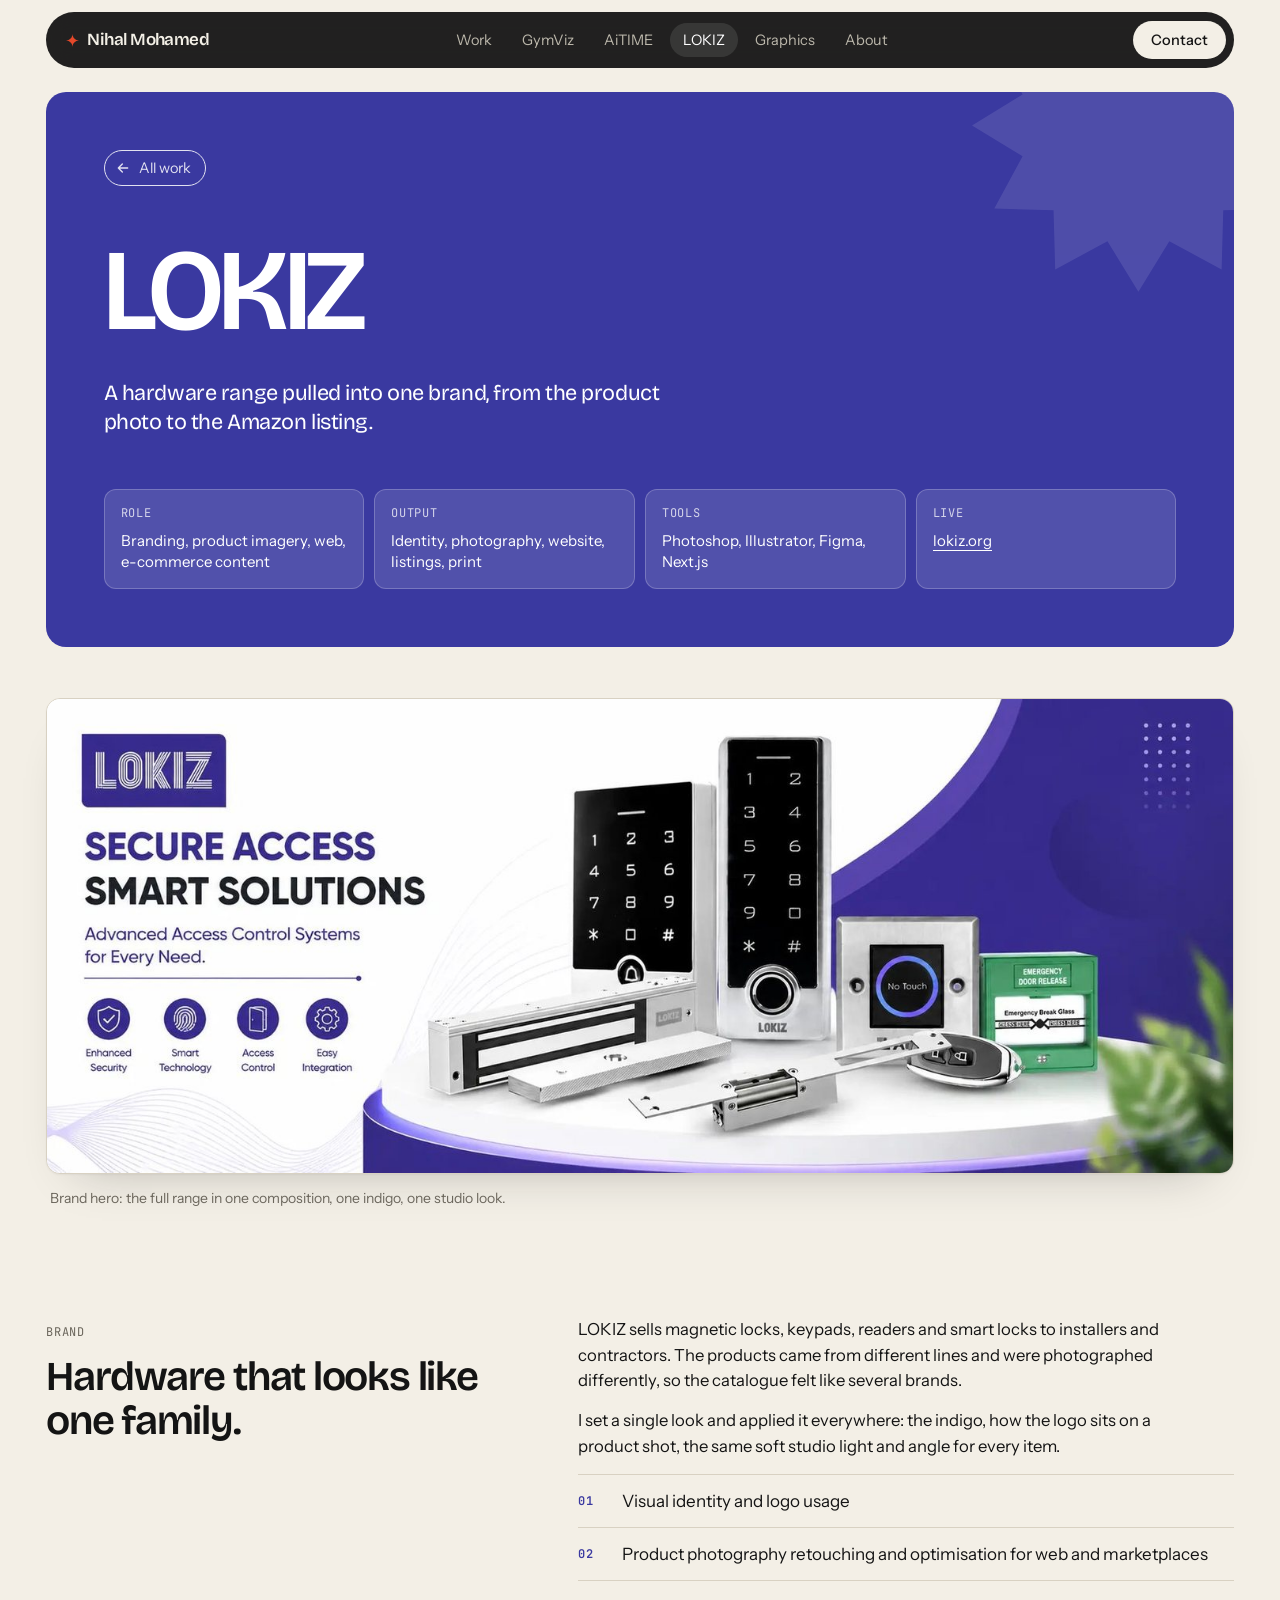
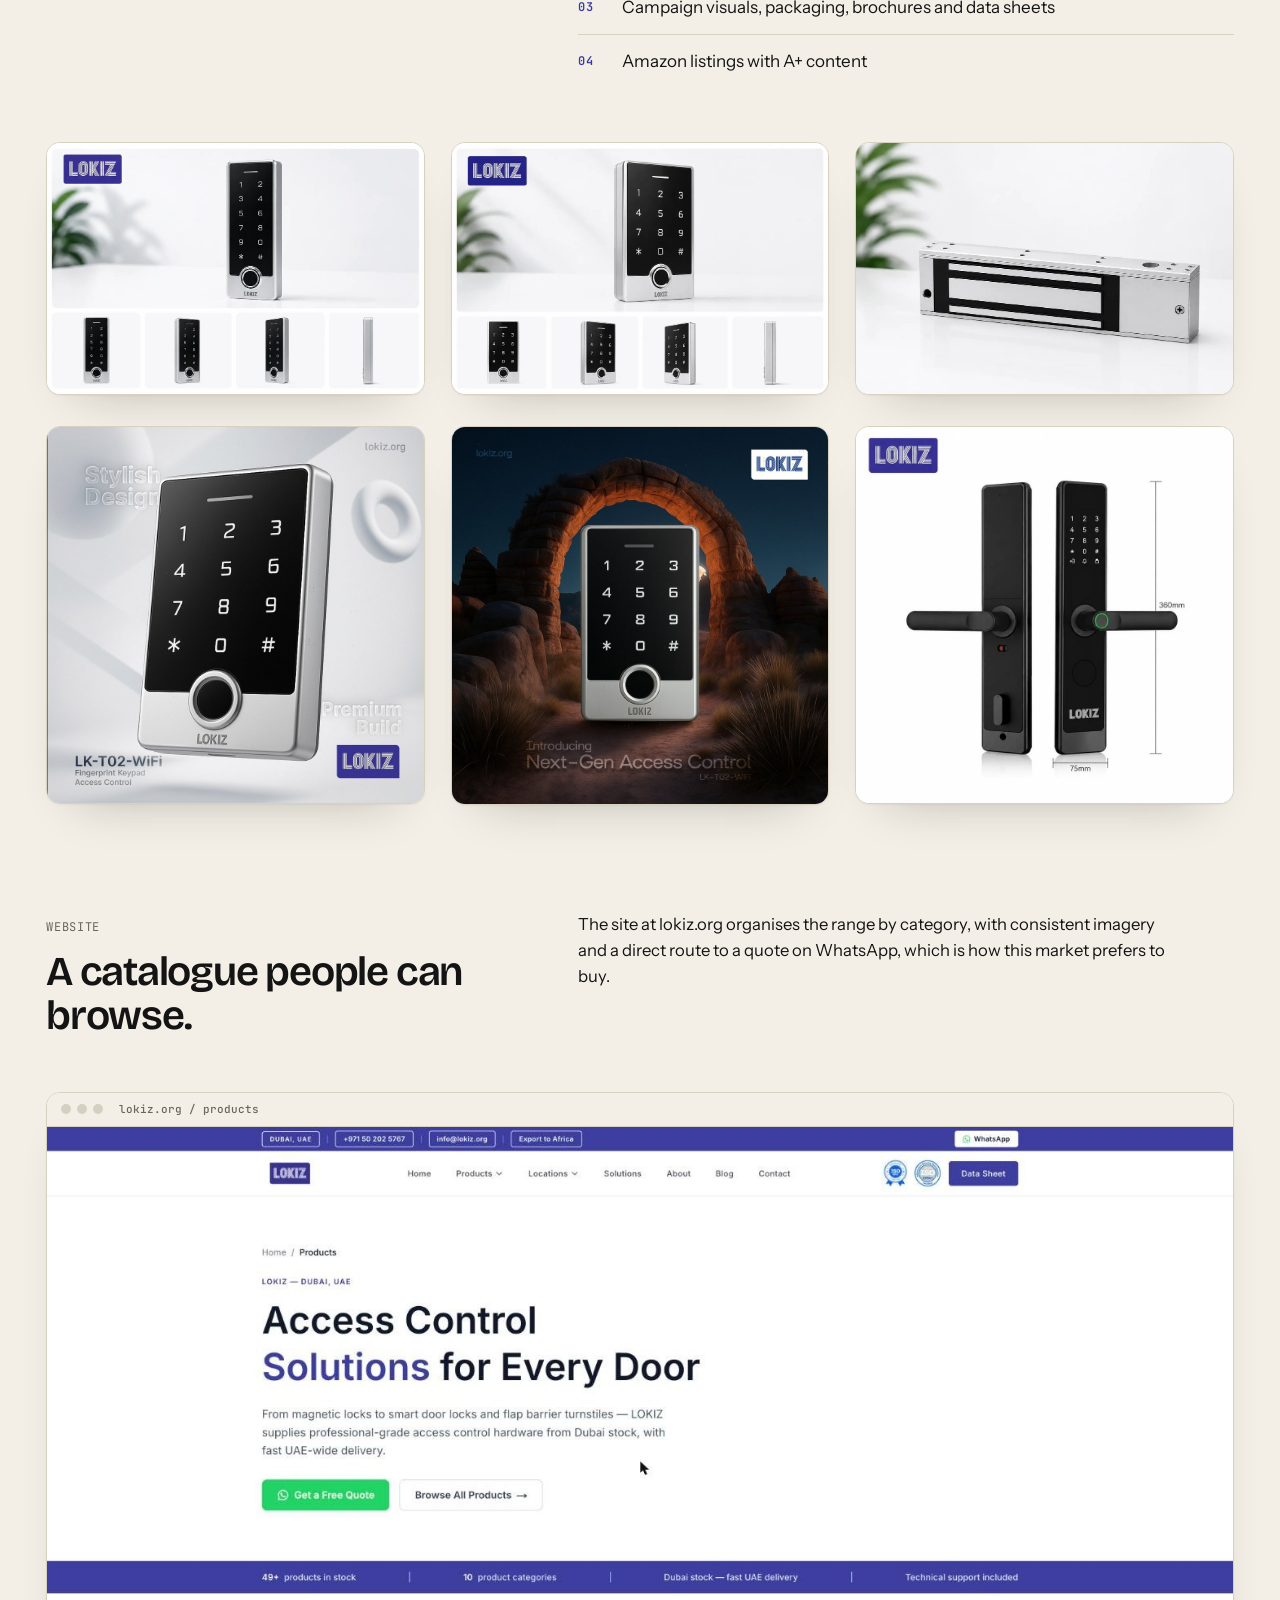
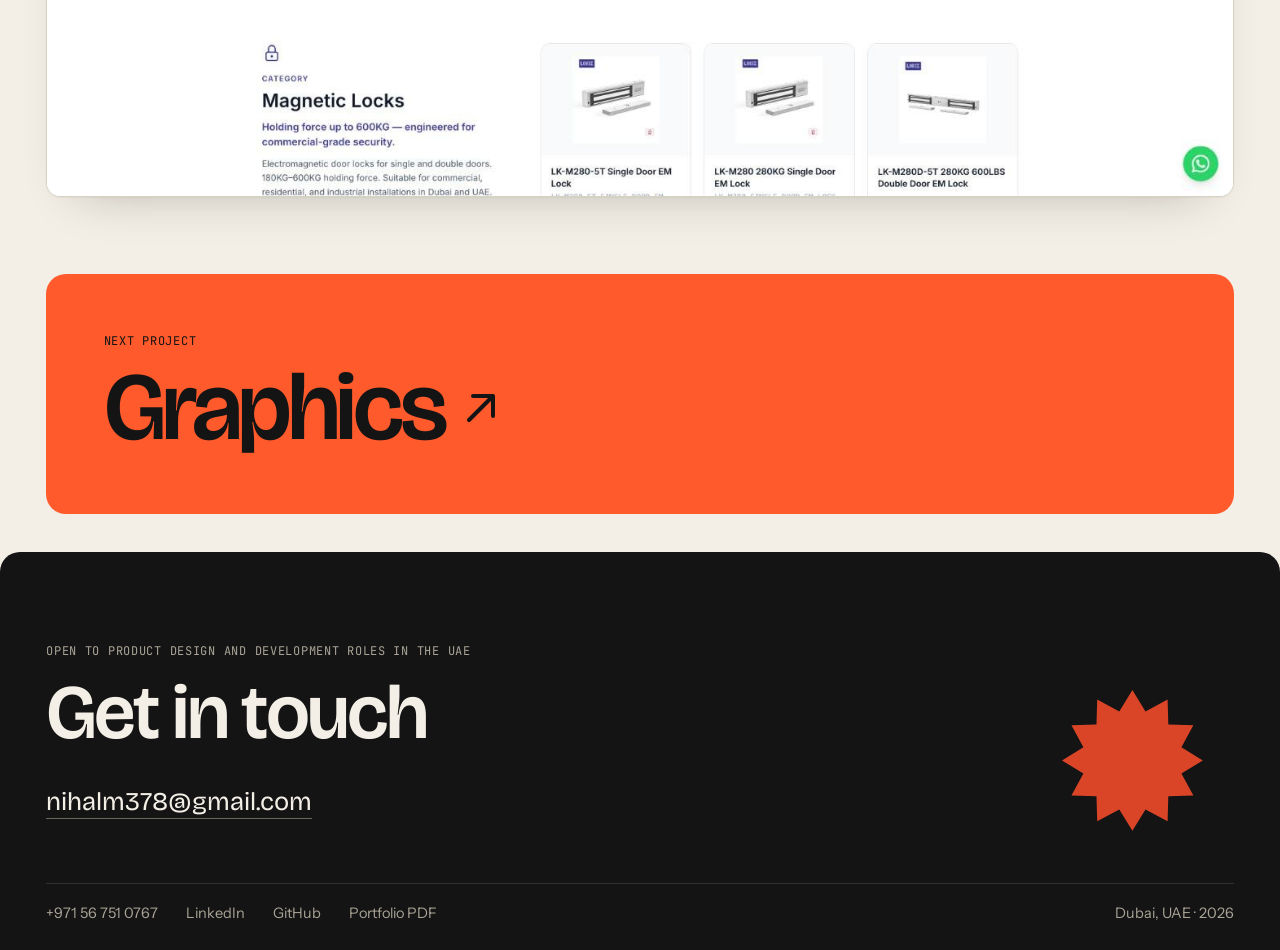
<file: lokiz.html>
<!doctype html>
<html lang="en">
<head>
<meta charset="utf-8">
<meta name="viewport" content="width=device-width, initial-scale=1, viewport-fit=cover">
<title>LOKIZ · Nihal Mohamed</title>
<meta name="description" content="LOKIZ case study: branding, product photography, campaign visuals and website for an access control hardware brand.">
<meta name="theme-color" content="#f3efe6">
<meta property="og:type" content="website">
<meta property="og:title" content="LOKIZ · Nihal Mohamed">
<meta property="og:description" content="LOKIZ case study: branding, product photography, campaign visuals and website for an access control hardware brand.">
<meta property="og:image" content="https://nihal-mohamed.netlify.app/img/lokiz-hero.jpg">
<meta name="twitter:card" content="summary_large_image">
<link rel="icon" href="data:image/svg+xml,%3Csvg xmlns='http://www.w3.org/2000/svg' viewBox='0 0 100 100'%3E%3Crect width='100' height='100' rx='26' fill='%23141414'/%3E%3Cpath d='M50 16C52 38 62 48 84 50C62 52 52 62 50 84C48 62 38 52 16 50C38 48 48 38 50 16Z' fill='%23ff4b24'/%3E%3C/svg%3E">
<link rel="preconnect" href="https://fonts.googleapis.com">
<link rel="preconnect" href="https://fonts.gstatic.com" crossorigin>
<link href="https://fonts.googleapis.com/css2?family=Bricolage+Grotesque:opsz,wdth,wght@12..96,75..100,400..800&family=Instrument+Sans:wght@400;500;600&family=JetBrains+Mono:wght@500;600&display=swap" rel="stylesheet">
<link rel="stylesheet" href="style.css">
</head>
<body>
<header class="nav"><div class="in">
 <a class="logo" href="index.html"><svg class="spark" viewBox="0 0 100 100" aria-hidden="true"><path d="M50 0C52 30 70 48 100 50C70 52 52 70 50 100C48 70 30 52 0 50C30 48 48 30 50 0Z" fill="currentColor"/></svg>Nihal Mohamed</a>
 <ul><li><a href="index.html#work">Work</a></li><li><a href="gymviz.html">GymViz</a></li><li><a href="aitime.html">AiTIME</a></li><li><a href="lokiz.html" aria-current="page">LOKIZ</a></li><li><a href="studio.html">Graphics</a></li><li><a href="index.html#about">About</a></li></ul>
 <a class="cta" href="mailto:nihalm378@gmail.com">Contact</a>
</div></header>
<main>
<header class="chero" style="--c:#3a39a0;--t:#fff;--a:#ffd3c7;--ai:#141414"><svg class="star" viewBox="0 0 100 100" aria-hidden="true"><polygon points="50.0,0.0 59.3,15.2 75.0,6.7 75.5,24.5 93.3,25.0 84.8,40.7 100.0,50.0 84.8,59.3 93.3,75.0 75.5,75.5 75.0,93.3 59.3,84.8 50.0,100.0 40.7,84.8 25.0,93.3 24.5,75.5 6.7,75.0 15.2,59.3 0.0,50.0 15.2,40.7 6.7,25.0 24.5,24.5 25.0,6.7 40.7,15.2" fill="currentColor"/></svg>
 <a class="back" href="index.html#work"><svg width="16" height="16" viewBox="0 0 24 24" fill="none" stroke="currentColor" stroke-width="2" stroke-linecap="round" stroke-linejoin="round" aria-hidden="true"><path d="M19 12H5M11 6l-6 6 6 6"/></svg> All work</a>
 <h1>LOKIZ</h1>
 <p class="lede">A hardware range pulled into one brand, from the product photo to the Amazon listing.</p>
 <dl class="facts"><div><dt class="mono">Role</dt><dd>Branding, product imagery, web, e-commerce content</dd></div><div><dt class="mono">Output</dt><dd>Identity, photography, website, listings, print</dd></div><div><dt class="mono">Tools</dt><dd>Photoshop, Illustrator, Figma, Next.js</dd></div><div><dt class="mono">Live</dt><dd><a href="https://lokiz.org/" target="_blank" rel="noopener">lokiz.org</a></dd></div></dl>
</header>
<div class="wrap" style="--c:#3a39a0">

<div class="full" style="margin-top:clamp(28px,4vw,56px)"><figure class="rv" style="margin:0"><div class="frame"><img class="zoom" src="img/lokiz-hero.jpg" alt="LOKIZ brand hero with the product range" loading="lazy" decoding="async"></div><p class="cap">Brand hero: the full range in one composition, one indigo, one studio look.</p></figure></div>
<section class="sec rv"><div><span class="mono">Brand</span><h2>Hardware that looks like one family.</h2></div><div><p>LOKIZ sells magnetic locks, keypads, readers and smart locks to installers and contractors. The products came from different lines and were photographed differently, so the catalogue felt like several brands.</p><p>I set a single look and applied it everywhere: the indigo, how the logo sits on a product shot, the same soft studio light and angle for every item.</p><ul><li><span class="mono">01</span><span>Visual identity and logo usage</span></li><li><span class="mono">02</span><span>Product photography retouching and optimisation for web and marketplaces</span></li><li><span class="mono">03</span><span>Campaign visuals, packaging, brochures and data sheets</span></li><li><span class="mono">04</span><span>Amazon listings with A+ content</span></li></ul></div></section>
<div class="g3"><figure class="rv" style="margin:0"><div class="frame"><img class="zoom" src="img/lokiz-keypad.jpg" alt="LOKIZ keypad product image" loading="lazy" decoding="async"></div></figure><figure class="rv" style="margin:0"><div class="frame"><img class="zoom" src="img/lokiz-fingerprint.jpg" alt="LOKIZ fingerprint reader product image" loading="lazy" decoding="async"></div></figure><figure class="rv" style="margin:0"><div class="frame"><img class="zoom" src="img/lokiz-maglock.jpg" alt="LOKIZ magnetic lock product image" loading="lazy" decoding="async"></div></figure></div>
<div class="g3"><figure class="rv" style="margin:0"><div class="frame"><img class="zoom" src="img/p-lokiz-keypad.jpg" alt="LOKIZ keypad campaign visual" loading="lazy" decoding="async"></div></figure><figure class="rv" style="margin:0"><div class="frame"><img class="zoom" src="img/p-lokiz-nextgen.jpg" alt="LOKIZ next generation access control campaign visual" loading="lazy" decoding="async"></div></figure><figure class="rv" style="margin:0"><div class="frame"><img class="zoom" src="img/lokiz-smartlock.jpg" alt="LOKIZ smart door lock" loading="lazy" decoding="async"></div></figure></div>
<section class="sec rv"><div><span class="mono">Website</span><h2>A catalogue people can browse.</h2></div><div><p>The site at lokiz.org organises the range by category, with consistent imagery and a direct route to a quote on WhatsApp, which is how this market prefers to buy.</p></div></section>
<div class="full"><figure class="rv" style="margin:0"><div class="frame"><div class="chrome"><i></i><i></i><i></i><span>lokiz.org / products</span></div><img class="zoom" src="img/web-lokiz-products.jpg" alt="LOKIZ products page" loading="lazy" decoding="async"></div></figure></div>

</div>
<a class="next" href="studio.html" style="--c:#ff5a2c;--t:#141414;--a:#141414;--ai:#fff"><div class="mono">Next project</div><div class="t">Graphics <i><svg viewBox="0 0 24 24" fill="none" stroke="currentColor" stroke-width="2" stroke-linecap="round" stroke-linejoin="round" aria-hidden="true"><path d="M6 18L18 6M8 6h10v10"/></svg></i></div></a>
</main>
<footer class="foot" id="contact"><svg class="star" viewBox="0 0 100 100" aria-hidden="true"><polygon points="50.0,0.0 59.3,15.2 75.0,6.7 75.5,24.5 93.3,25.0 84.8,40.7 100.0,50.0 84.8,59.3 93.3,75.0 75.5,75.5 75.0,93.3 59.3,84.8 50.0,100.0 40.7,84.8 25.0,93.3 24.5,75.5 6.7,75.0 15.2,59.3 0.0,50.0 15.2,40.7 6.7,25.0 24.5,24.5 25.0,6.7 40.7,15.2" fill="currentColor"/></svg><div class="wrap">
 <div class="mono" style="color:#aaa497">Open to product design and development roles in the UAE</div>
 <h2>Get in touch</h2>
 <a class="mail" href="mailto:nihalm378@gmail.com">nihalm378@gmail.com</a>
 <div class="meta">
  <a href="tel:+971567510767">+971 56 751 0767</a>
  <a href="https://www.linkedin.com/in/nihal-mohamed-035715173" target="_blank" rel="noopener">LinkedIn</a>
  <a href="https://github.com/nihalm378" target="_blank" rel="noopener">GitHub</a>
  <a href="Nihal_Mohamed_Portfolio.pdf">Portfolio PDF</a>
  <span>Dubai, UAE · <span id="yr">2026</span></span>
 </div>
</div></footer>
<script src="main.js" defer></script>
</body>
</html>
</file>
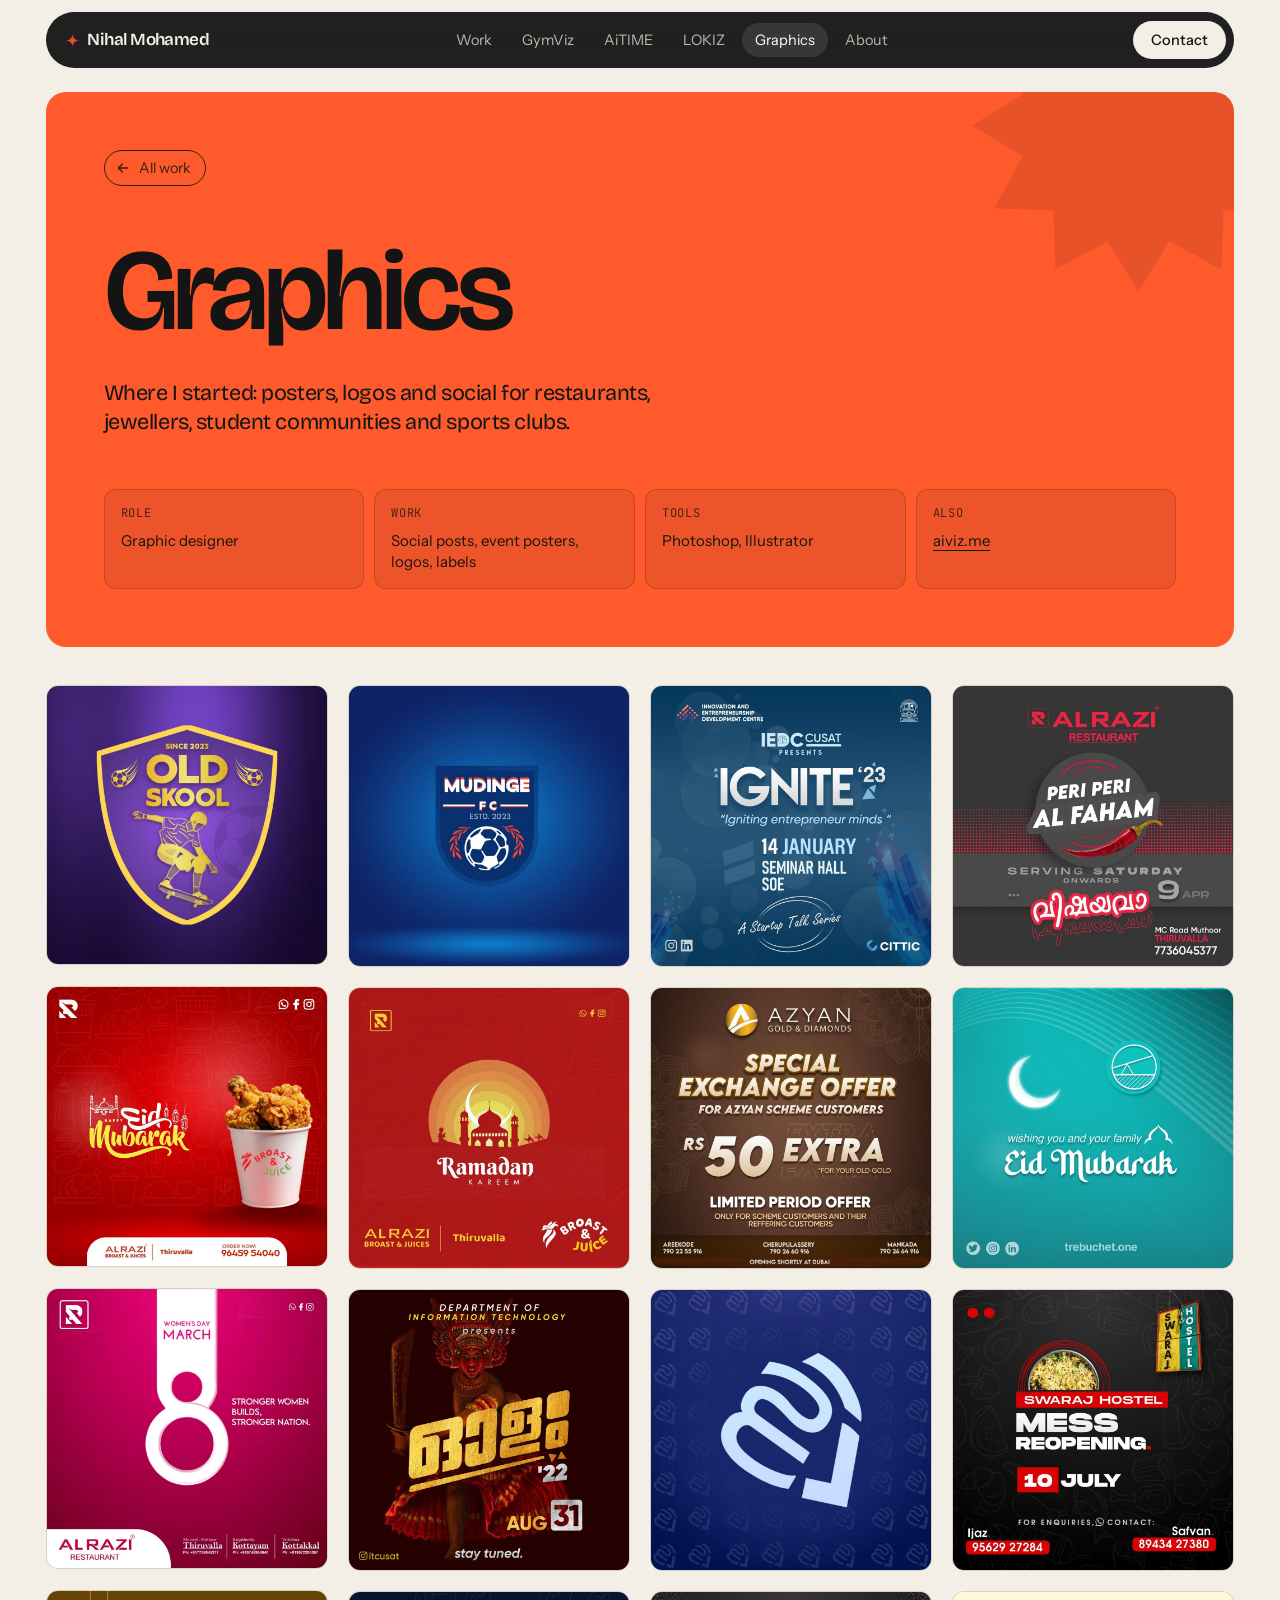
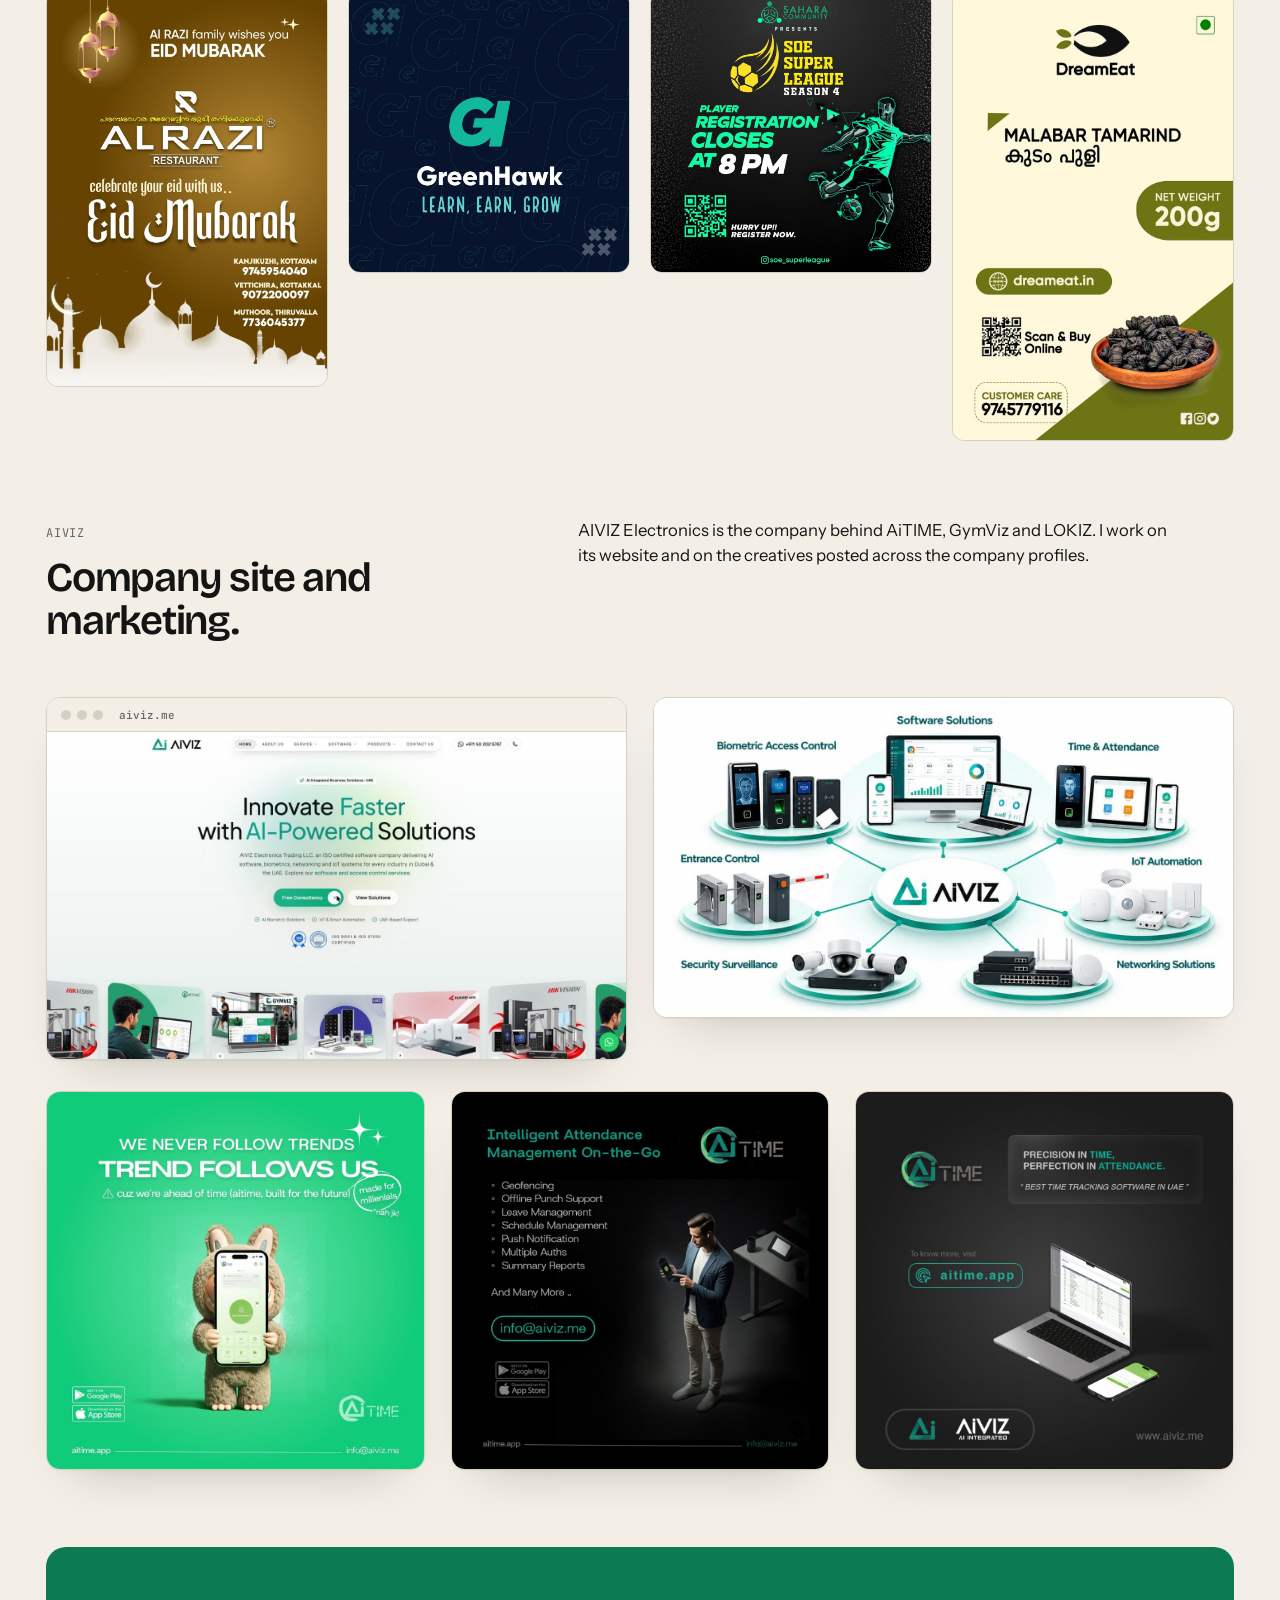
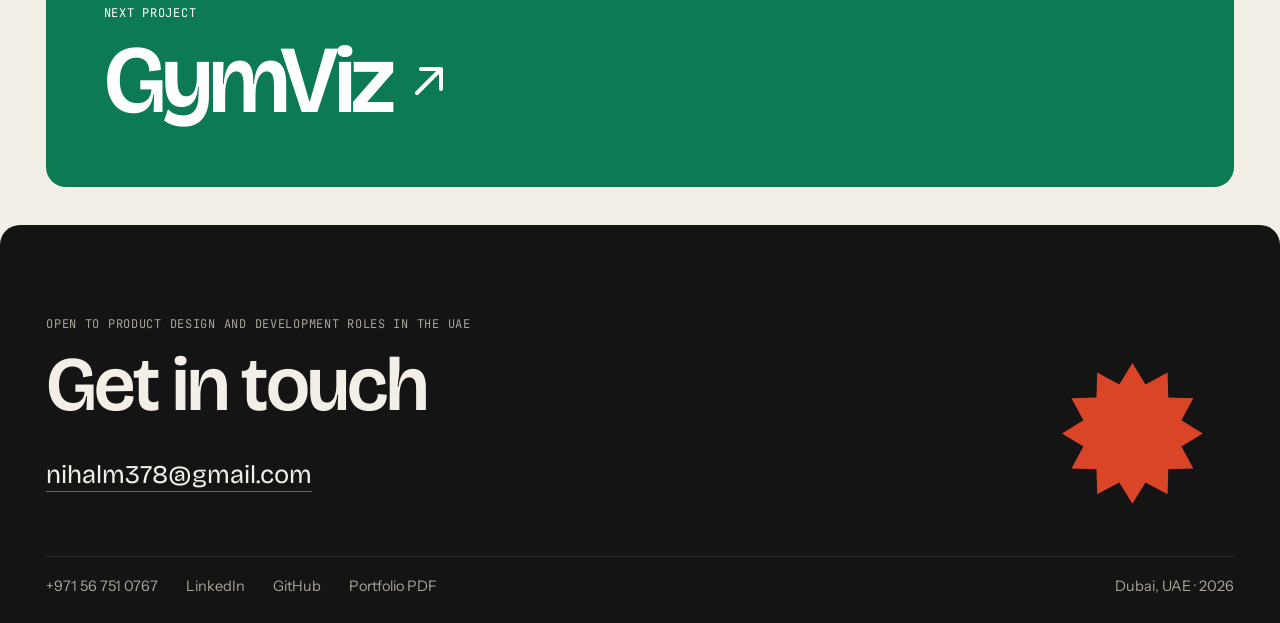
<file: studio.html>
<!doctype html>
<html lang="en">
<head>
<meta charset="utf-8">
<meta name="viewport" content="width=device-width, initial-scale=1, viewport-fit=cover">
<title>Graphics · Nihal Mohamed</title>
<meta name="description" content="Graphic design by Nihal Mohamed: posters, logos and social media work.">
<meta name="theme-color" content="#f3efe6">
<meta property="og:type" content="website">
<meta property="og:title" content="Graphics · Nihal Mohamed">
<meta property="og:description" content="Graphic design by Nihal Mohamed: posters, logos and social media work.">
<meta property="og:image" content="https://nihal-mohamed.netlify.app/img/p-oldskool.jpg">
<meta name="twitter:card" content="summary_large_image">
<link rel="icon" href="data:image/svg+xml,%3Csvg xmlns='http://www.w3.org/2000/svg' viewBox='0 0 100 100'%3E%3Crect width='100' height='100' rx='26' fill='%23141414'/%3E%3Cpath d='M50 16C52 38 62 48 84 50C62 52 52 62 50 84C48 62 38 52 16 50C38 48 48 38 50 16Z' fill='%23ff4b24'/%3E%3C/svg%3E">
<link rel="preconnect" href="https://fonts.googleapis.com">
<link rel="preconnect" href="https://fonts.gstatic.com" crossorigin>
<link href="https://fonts.googleapis.com/css2?family=Bricolage+Grotesque:opsz,wdth,wght@12..96,75..100,400..800&family=Instrument+Sans:wght@400;500;600&family=JetBrains+Mono:wght@500;600&display=swap" rel="stylesheet">
<link rel="stylesheet" href="style.css">
</head>
<body>
<header class="nav"><div class="in">
 <a class="logo" href="index.html"><svg class="spark" viewBox="0 0 100 100" aria-hidden="true"><path d="M50 0C52 30 70 48 100 50C70 52 52 70 50 100C48 70 30 52 0 50C30 48 48 30 50 0Z" fill="currentColor"/></svg>Nihal Mohamed</a>
 <ul><li><a href="index.html#work">Work</a></li><li><a href="gymviz.html">GymViz</a></li><li><a href="aitime.html">AiTIME</a></li><li><a href="lokiz.html">LOKIZ</a></li><li><a href="studio.html" aria-current="page">Graphics</a></li><li><a href="index.html#about">About</a></li></ul>
 <a class="cta" href="mailto:nihalm378@gmail.com">Contact</a>
</div></header>
<main>
<header class="chero lt" style="--c:#ff5a2c;--t:#141414;--a:#141414;--ai:#fff"><svg class="star" viewBox="0 0 100 100" aria-hidden="true"><polygon points="50.0,0.0 59.3,15.2 75.0,6.7 75.5,24.5 93.3,25.0 84.8,40.7 100.0,50.0 84.8,59.3 93.3,75.0 75.5,75.5 75.0,93.3 59.3,84.8 50.0,100.0 40.7,84.8 25.0,93.3 24.5,75.5 6.7,75.0 15.2,59.3 0.0,50.0 15.2,40.7 6.7,25.0 24.5,24.5 25.0,6.7 40.7,15.2" fill="currentColor"/></svg>
 <a class="back" href="index.html#work"><svg width="16" height="16" viewBox="0 0 24 24" fill="none" stroke="currentColor" stroke-width="2" stroke-linecap="round" stroke-linejoin="round" aria-hidden="true"><path d="M19 12H5M11 6l-6 6 6 6"/></svg> All work</a>
 <h1>Graphics</h1>
 <p class="lede">Where I started: posters, logos and social for restaurants, jewellers, student communities and sports clubs.</p>
 <dl class="facts"><div><dt class="mono">Role</dt><dd>Graphic designer</dd></div><div><dt class="mono">Work</dt><dd>Social posts, event posters, logos, labels</dd></div><div><dt class="mono">Tools</dt><dd>Photoshop, Illustrator</dd></div><div><dt class="mono">Also</dt><dd><a href="https://aiviz.me/" target="_blank" rel="noopener">aiviz.me</a></dd></div></dl>
</header>
<div class="wrap" style="--c:#ff5a2c">

<div class="masonry rv"><img class="zoom" src="img/p-oldskool.jpg" alt="Old Skool club badge" loading="lazy" decoding="async"><img class="zoom" src="img/p-eid-broast.jpg" alt="Eid poster for a broast restaurant" loading="lazy" decoding="async"><img class="zoom" src="img/p-womensday.jpg" alt="Womens Day poster" loading="lazy" decoding="async"><img class="zoom" src="img/p-alrazi-eid.jpg" alt="Al Razi restaurant Eid poster" loading="lazy" decoding="async"><img class="zoom" src="img/p-mudinge.jpg" alt="Mudinge FC crest" loading="lazy" decoding="async"><img class="zoom" src="img/p-ramadan.jpg" alt="Ramadan Kareem poster" loading="lazy" decoding="async"><img class="zoom" src="img/p-onam.jpg" alt="Onam event poster" loading="lazy" decoding="async"><img class="zoom" src="img/p-greenhawk.jpg" alt="GreenHawk logo" loading="lazy" decoding="async"><img class="zoom" src="img/p-ignite.jpg" alt="Ignite 23 event poster" loading="lazy" decoding="async"><img class="zoom" src="img/p-azyan.jpg" alt="Azyan Gold and Diamonds offer poster" loading="lazy" decoding="async"><img class="zoom" src="img/p-monogram.jpg" alt="Monogram logo on pattern" loading="lazy" decoding="async"><img class="zoom" src="img/p-superleague.jpg" alt="Super League registration poster" loading="lazy" decoding="async"><img class="zoom" src="img/p-periperi.jpg" alt="Peri Peri Al Faham launch poster" loading="lazy" decoding="async"><img class="zoom" src="img/p-eid-teal.jpg" alt="Eid Mubarak greeting" loading="lazy" decoding="async"><img class="zoom" src="img/p-mess.jpg" alt="Hostel mess reopening poster" loading="lazy" decoding="async"><img class="zoom" src="img/p-dreameat.jpg" alt="DreamEat tamarind packaging label" loading="lazy" decoding="async"></div>
<section class="sec rv"><div><span class="mono">AIVIZ</span><h2>Company site and marketing.</h2></div><div><p>AIVIZ Electronics is the company behind AiTIME, GymViz and LOKIZ. I work on its website and on the creatives posted across the company profiles.</p></div></section>
<div class="g2"><figure class="rv" style="margin:0"><div class="frame"><div class="chrome"><i></i><i></i><i></i><span>aiviz.me</span></div><img class="zoom" src="img/web-aiviz.jpg" alt="AIVIZ website home" loading="lazy" decoding="async"></div></figure><figure class="rv" style="margin:0"><div class="frame"><img class="zoom" src="img/aiviz-ecosystem.jpg" alt="AIVIZ solutions overview graphic" loading="lazy" decoding="async"></div></figure></div>
<div class="g3"><figure class="rv" style="margin:0"><div class="frame"><img class="zoom" src="img/p-aitime-trend.jpg" alt="AiTIME social creative" loading="lazy" decoding="async"></div></figure><figure class="rv" style="margin:0"><div class="frame"><img class="zoom" src="img/p-aitime-onthego.jpg" alt="AiTIME mobile attendance creative" loading="lazy" decoding="async"></div></figure><figure class="rv" style="margin:0"><div class="frame"><img class="zoom" src="img/p-aitime-precision.jpg" alt="AiTIME product creative" loading="lazy" decoding="async"></div></figure></div>

</div>
<a class="next" href="gymviz.html" style="--c:#0c7a52;--t:#fff;--a:#c2f26b;--ai:#141414"><div class="mono">Next project</div><div class="t">GymViz <i><svg viewBox="0 0 24 24" fill="none" stroke="currentColor" stroke-width="2" stroke-linecap="round" stroke-linejoin="round" aria-hidden="true"><path d="M6 18L18 6M8 6h10v10"/></svg></i></div></a>
</main>
<footer class="foot" id="contact"><svg class="star" viewBox="0 0 100 100" aria-hidden="true"><polygon points="50.0,0.0 59.3,15.2 75.0,6.7 75.5,24.5 93.3,25.0 84.8,40.7 100.0,50.0 84.8,59.3 93.3,75.0 75.5,75.5 75.0,93.3 59.3,84.8 50.0,100.0 40.7,84.8 25.0,93.3 24.5,75.5 6.7,75.0 15.2,59.3 0.0,50.0 15.2,40.7 6.7,25.0 24.5,24.5 25.0,6.7 40.7,15.2" fill="currentColor"/></svg><div class="wrap">
 <div class="mono" style="color:#aaa497">Open to product design and development roles in the UAE</div>
 <h2>Get in touch</h2>
 <a class="mail" href="mailto:nihalm378@gmail.com">nihalm378@gmail.com</a>
 <div class="meta">
  <a href="tel:+971567510767">+971 56 751 0767</a>
  <a href="https://www.linkedin.com/in/nihal-mohamed-035715173" target="_blank" rel="noopener">LinkedIn</a>
  <a href="https://github.com/nihalm378" target="_blank" rel="noopener">GitHub</a>
  <a href="Nihal_Mohamed_Portfolio.pdf">Portfolio PDF</a>
  <span>Dubai, UAE · <span id="yr">2026</span></span>
 </div>
</div></footer>
<script src="main.js" defer></script>
</body>
</html>
</file>
<file: style.css>
:root{--paper:#f3efe6;--ink:#141414;--mute:#6b665c;--line:#d8d1c2;--hot:#ff4b24;--green:#0c7a52;--lime:#c2f26b;--indigo:#3a39a0;--c:var(--green);--r:28px;--pad:clamp(16px,3.6vw,48px)}
*{box-sizing:border-box}
html{scroll-behavior:smooth;-webkit-text-size-adjust:100%}
html,body{overflow-x:clip}
body{margin:0;background:var(--paper);color:var(--ink);font:400 17px/1.55 "Instrument Sans",Inter,system-ui,-apple-system,"Segoe UI",sans-serif;-webkit-font-smoothing:antialiased;overflow-x:hidden}
img{display:block;max-width:100%;height:auto}
a{color:inherit;text-decoration:none}
::selection{background:var(--hot);color:#fff}
h1,h2,h3,.disp{font-family:"Bricolage Grotesque","Instrument Sans",Inter,sans-serif;font-weight:600;letter-spacing:-.035em;font-variation-settings:"wdth" 92}
.mono{font-family:"JetBrains Mono",ui-monospace,Menlo,monospace;font-size:12px;letter-spacing:.06em;text-transform:uppercase}
.wrap{padding:0 var(--pad);max-width:1440px;margin:0 auto}
/* nav */
.nav{position:sticky;top:12px;z-index:40;margin:12px var(--pad) 0}
.nav .in{max-width:1344px;margin:0 auto;height:56px;display:flex;align-items:center;justify-content:space-between;gap:12px;padding:0 8px 0 20px;background:rgba(20,20,20,.94);color:#f3efe6;border-radius:999px;backdrop-filter:blur(10px);-webkit-backdrop-filter:blur(10px)}
.logo{font-family:"Bricolage Grotesque",sans-serif;font-weight:700;font-size:19px;letter-spacing:-.03em;display:flex;align-items:center;gap:8px}
.logo .spark{width:16px;height:16px;color:var(--hot)}
.nav ul{display:flex;gap:4px;list-style:none;margin:0;padding:0;font-size:14.5px}
.nav ul a{padding:8px 13px;border-radius:999px;color:#bdb8ac;transition:color .2s,background .2s}
.nav ul a:hover,.nav ul a[aria-current]{color:#fff;background:rgba(255,255,255,.1)}
.cta{display:inline-flex;align-items:center;gap:8px;height:40px;padding:0 18px;border-radius:999px;background:var(--hot);color:#fff;font-weight:600;font-size:14.5px;white-space:nowrap;transition:transform .2s}
.cta:hover{transform:translateY(-1px)}
.cta svg{width:15px;height:15px}
/* hero */
.hero{position:relative;padding:clamp(48px,8vw,110px) 0 clamp(28px,4vw,56px)}
.hero .kick{display:inline-flex;align-items:center;gap:10px;border:1.5px solid var(--ink);border-radius:999px;padding:6px 14px 6px 10px;transform:rotate(-2deg);background:#fff}
.hero .kick i{width:9px;height:9px;border-radius:50%;background:#19b36b;box-shadow:0 0 0 4px rgba(25,179,107,.2)}
.hero h1{font-size:clamp(40px,8.6vw,138px);line-height:.92;margin:clamp(18px,2.6vw,34px) 0 0;letter-spacing:-.05em}
.hero h1 em{font-style:normal;color:var(--hot)}
.hero h1 .ln{display:block;white-space:nowrap}
.ip{display:inline-block;width:1.45em;height:.72em;border-radius:999px;overflow:hidden;vertical-align:-.04em;margin:0 .06em;border:2px solid var(--ink);background:#ddd}
.ip img{width:100%;height:100%;object-fit:cover}
.ip.b{transform:rotate(-4deg)}.ip.c{transform:rotate(3deg)}
.badge{position:absolute;right:0;top:clamp(20px,5vw,70px);width:clamp(92px,12vw,168px);color:var(--ink)}
.badge text{font:600 15.5px "JetBrains Mono",monospace;letter-spacing:.14em;fill:currentColor}
.badge .spin{transform-origin:100px 100px;animation:spin 22s linear infinite}
.badge>path{color:var(--hot)}
@keyframes spin{to{transform:rotate(360deg)}}
.hero .row{display:grid;grid-template-columns:minmax(0,6fr) minmax(0,6fr);gap:clamp(20px,4vw,64px);margin-top:clamp(28px,4.5vw,64px);align-items:end}
.hero p{font-size:clamp(18px,1.55vw,22px);line-height:1.45;margin:0;max-width:34em}
.hero p b{font-weight:600;background:linear-gradient(transparent 62%,#ffd3c7 62%)}
.nums{display:grid;grid-template-columns:repeat(3,1fr);gap:10px}
.nums div{border-top:2px solid var(--ink);padding-top:10px}
.nums strong{display:block;font:600 clamp(34px,4.4vw,64px)/1 "Bricolage Grotesque",sans-serif;letter-spacing:-.04em}
.nums span{font-size:13.5px;color:var(--mute);line-height:1.3;display:block;margin-top:6px}
/* marquee */
.mq{background:var(--ink);color:var(--paper);overflow:hidden;white-space:nowrap;padding:14px 0;transform:rotate(-1.2deg) scale(1.02);margin:clamp(20px,3vw,40px) 0}
.mq div{display:inline-flex;gap:28px;align-items:center;animation:mq 34s linear infinite;padding-right:28px}
.mq span{font:600 clamp(18px,2.2vw,30px)/1 "Bricolage Grotesque",sans-serif;letter-spacing:-.02em}
.mq .spark{width:.9em;height:.9em;color:var(--hot);flex:none}
@keyframes mq{to{transform:translateX(-50%)}}
/* filter */
.bar{display:flex;gap:8px;align-items:center;flex-wrap:wrap;margin:clamp(28px,4vw,56px) 0 clamp(16px,2vw,24px)}
.bar h2{font-size:clamp(30px,4vw,56px);line-height:1;margin:0 auto 0 0}
.chip{font:500 14px/1 "Instrument Sans",sans-serif;color:var(--ink);background:transparent;border:1.5px solid var(--ink);border-radius:999px;height:36px;padding:0 15px;cursor:pointer;white-space:nowrap;transition:all .18s}
.chip:hover{background:#fff}
.chip[aria-pressed=true]{background:var(--ink);color:var(--paper)}
/* cards */
.card{position:relative;display:grid;grid-template-columns:minmax(0,5fr) minmax(0,7fr);gap:clamp(16px,3vw,48px);background:var(--c);color:var(--t,#fff);border-radius:var(--r);padding:clamp(22px,3.6vw,56px);margin-bottom:clamp(14px,1.8vw,24px);overflow:hidden;min-height:clamp(380px,44vw,620px);isolation:isolate}
.card .star,.card .ring{position:absolute;z-index:-1;opacity:.16;color:var(--t,#fff)}
.card .star{width:clamp(160px,24vw,360px);right:-4%;top:-12%;animation:spin 60s linear infinite}
.card .ring{width:clamp(200px,30vw,460px);height:clamp(200px,30vw,460px);border:2px solid currentColor;border-radius:50%;left:-8%;bottom:-30%}
.card .txt{display:flex;flex-direction:column;align-items:flex-start}
.card .no{font:600 clamp(60px,8vw,120px)/.8 "Bricolage Grotesque",sans-serif;letter-spacing:-.05em;color:transparent;-webkit-text-stroke:1.5px currentColor;opacity:.55}
.card .no{-webkit-text-stroke-color:var(--t,#fff)}
.card h3{font-size:clamp(40px,6vw,92px);line-height:.92;margin:clamp(12px,1.6vw,22px) 0 14px}
.card p{margin:0 0 18px;max-width:30em;opacity:.92;font-size:clamp(15.5px,1.2vw,18px)}
.tags{display:flex;flex-wrap:wrap;gap:6px;margin:0 0 auto;padding:0;list-style:none}
.tags li{font-size:12.5px;border:1px solid currentColor;border-radius:999px;padding:3px 11px;opacity:.85}
.open{display:inline-flex;align-items:center;gap:12px;margin-top:26px;font-weight:600;font-size:16px}
.open i{width:52px;height:52px;border-radius:50%;background:var(--a,#fff);color:var(--ai,#141414);display:grid;place-items:center;transition:transform .3s cubic-bezier(.2,.8,.2,1)}
.open svg{width:22px;height:22px}
.card:hover .open i{transform:rotate(45deg) scale(1.08)}
.media{position:relative;min-height:260px}
.media img{position:absolute;border-radius:14px;box-shadow:0 30px 60px -20px rgba(0,0,0,.45);transition:transform .6s cubic-bezier(.2,.8,.2,1)}
.m-gym .dash{width:104%;right:-14%;top:6%;transform:rotate(-3deg)}
.m-gym .ph{width:23%;left:0;bottom:-6%;transform:rotate(5deg);border-radius:18px;border:3px solid #0b0b0b}
.card:hover .m-gym .dash{transform:rotate(-1.5deg) translateY(-6px)}
.card:hover .m-gym .ph{transform:rotate(2deg) translateY(-8px)}
.m-ai img{width:29%;border-radius:20px;border:3px solid #0b0b0b}
.m-ai img:nth-child(1){left:6%;top:14%;transform:rotate(-9deg)}
.m-ai img:nth-child(2){left:35%;top:2%;z-index:2}
.m-ai img:nth-child(3){left:64%;top:14%;transform:rotate(9deg)}
.card:hover .m-ai img:nth-child(1){transform:rotate(-13deg) translateX(-10px)}
.card:hover .m-ai img:nth-child(3){transform:rotate(13deg) translateX(10px)}
.m-lok .a{width:92%;right:-10%;top:8%;transform:rotate(2deg)}
.m-lok .b{width:34%;left:-2%;bottom:-4%;transform:rotate(-7deg);border:4px solid #fff}
.card:hover .m-lok .a{transform:rotate(0) translateY(-6px)}
.m-gfx img{width:36%;border:5px solid #fff;border-radius:8px}
.m-gfx img:nth-child(1){left:2%;top:10%;transform:rotate(-8deg)}
.m-gfx img:nth-child(2){left:30%;top:0;transform:rotate(4deg);z-index:2}
.m-gfx img:nth-child(3){left:60%;top:14%;transform:rotate(-3deg)}
.m-gfx img:nth-child(4){left:16%;top:46%;transform:rotate(6deg);z-index:3}
.m-gfx img:nth-child(5){left:48%;top:50%;transform:rotate(-6deg);z-index:1}
.card:hover .m-gfx img:nth-child(2){transform:rotate(0) scale(1.04)}
/* about */
.about{padding:clamp(56px,9vw,140px) 0 clamp(36px,6vw,90px);position:relative}
.about .big{font-size:clamp(30px,5.2vw,82px);line-height:1.02;margin:16px 0 0;max-width:17ch;letter-spacing:-.04em}
.about .big u{text-decoration:none;background:linear-gradient(transparent 68%,var(--lime) 68%)}
.about .big .spark{display:inline-block;width:.7em;height:.7em;color:var(--hot);vertical-align:.05em}
.two{display:grid;grid-template-columns:minmax(0,5fr) minmax(0,7fr);gap:clamp(24px,5vw,80px);margin-top:clamp(32px,5vw,72px)}
.two p{margin:0 0 14px;max-width:34em}
.xp{list-style:none;margin:0;padding:0}
.xp li{display:grid;grid-template-columns:auto 1fr auto;gap:16px;align-items:baseline;padding:16px 0;border-top:1.5px solid var(--ink)}
.xp li:last-child{border-bottom:1.5px solid var(--ink)}
.xp b{font:600 clamp(18px,1.9vw,26px)/1.15 "Bricolage Grotesque",sans-serif;letter-spacing:-.02em}
.xp em{font-style:normal;color:var(--mute);font-size:14.5px;display:block;margin-top:2px}
.xp .mono{color:var(--mute)}
.kit{display:flex;flex-wrap:wrap;gap:8px;margin-top:22px}
.kit span{border:1.5px solid var(--ink);border-radius:999px;padding:5px 13px;font-size:14px;background:#fff}
.kit span:nth-child(3n){background:var(--lime)}
.kit span:nth-child(5n){background:#ffd3c7}
.kit span:nth-child(4n){transform:rotate(-2deg)}
.kit span:nth-child(7n){transform:rotate(2deg)}
/* footer */
.foot{background:var(--ink);color:var(--paper);border-radius:var(--r) var(--r) 0 0;padding:clamp(48px,8vw,120px) 0 26px;position:relative;overflow:hidden;margin-top:clamp(20px,3vw,40px)}
.foot .star{position:absolute;width:clamp(180px,28vw,420px);right:-6%;top:-16%;color:var(--hot);animation:spin 50s linear infinite}
.foot h2{font-size:clamp(52px,12vw,190px);line-height:.86;margin:14px 0 0;letter-spacing:-.055em;position:relative}
.foot h2 a{display:inline-flex;align-items:center;gap:.12em}
.foot h2 i{display:inline-grid;place-items:center;width:.72em;height:.72em;border-radius:50%;background:var(--hot);transition:transform .35s cubic-bezier(.2,.8,.2,1)}
.foot h2 svg{width:.4em;height:.4em}
.foot h2 a:hover i{transform:rotate(45deg)}
.foot .mail{display:inline-block;margin-top:clamp(20px,3vw,36px);font:500 clamp(20px,2.6vw,36px)/1.2 "Bricolage Grotesque",sans-serif;border-bottom:2px solid var(--hot);overflow-wrap:anywhere}
.foot .meta{display:flex;flex-wrap:wrap;gap:10px 28px;margin-top:clamp(36px,5vw,72px);padding-top:18px;border-top:1px solid #33312d;font-size:14.5px;color:#aaa497}
.foot .meta a:hover{color:#fff}
.foot .meta span:last-child{margin-left:auto}
/* case */
.chero{background:var(--c);color:var(--t,#fff);border-radius:var(--r);margin:clamp(14px,2vw,24px) var(--pad) 0;padding:clamp(24px,4.5vw,72px);position:relative;overflow:hidden;isolation:isolate}
.chero .star{position:absolute;z-index:-1;width:clamp(200px,34vw,520px);right:-8%;top:-22%;opacity:.16;animation:spin 60s linear infinite}
.chero .back{display:inline-flex;gap:8px;align-items:center;font-size:14.5px;opacity:.85;border:1px solid currentColor;border-radius:999px;padding:6px 14px 6px 10px}
.chero h1{font-size:clamp(56px,13.5vw,220px);line-height:.84;margin:clamp(22px,4vw,56px) 0 0;letter-spacing:-.06em}
.chero .lede{font-size:clamp(19px,2.1vw,30px);line-height:1.25;max-width:26em;margin:clamp(18px,2.6vw,32px) 0 0;font-family:"Bricolage Grotesque",sans-serif;font-weight:500;letter-spacing:-.02em}
.facts{display:grid;grid-template-columns:repeat(4,minmax(0,1fr));gap:10px;margin:clamp(24px,4vw,52px) 0 0}
.facts div{background:rgba(255,255,255,.12);border:1px solid rgba(255,255,255,.22);border-radius:16px;padding:14px 16px 16px}
.chero.lt .facts div{background:rgba(20,20,20,.07);border-color:rgba(20,20,20,.2)}
.facts dt{opacity:.75}
.facts dd{margin:8px 0 0;font-size:15px;line-height:1.4}
.facts a{border-bottom:1.5px solid currentColor}
.full{margin:clamp(18px,2.4vw,32px) 0}
.frame{border-radius:18px;overflow:hidden;border:1.5px solid var(--ink);background:#fff;box-shadow:6px 6px 0 var(--ink)}
.frame .chrome{height:34px;display:flex;align-items:center;gap:6px;padding:0 14px;border-bottom:1.5px solid var(--ink);background:var(--paper)}
.frame .chrome i{width:10px;height:10px;border-radius:50%;border:1.5px solid var(--ink)}
.frame .chrome i:first-child{background:var(--hot)}
.frame .chrome span{margin-left:10px;font:500 11px "JetBrains Mono",monospace;color:var(--mute)}
.frame img{width:100%}
.cap{color:var(--mute);font-size:14px;margin:14px 4px 0;max-width:60ch}
.g2{display:grid;grid-template-columns:1fr 1fr;gap:clamp(14px,2vw,28px);margin:clamp(18px,2.4vw,32px) 0}
.g3{display:grid;grid-template-columns:repeat(3,1fr);gap:clamp(14px,2vw,28px);margin:clamp(18px,2.4vw,32px) 0}
.sec{display:grid;grid-template-columns:minmax(0,5fr) minmax(0,7fr);gap:clamp(18px,5vw,80px);padding:clamp(44px,7vw,110px) 0 clamp(10px,2vw,24px)}
.sec .mono{display:inline-block;background:var(--ink);color:var(--paper);border-radius:999px;padding:5px 12px}
.sec h2{font-size:clamp(30px,4.4vw,68px);line-height:.98;margin:16px 0 0;letter-spacing:-.045em}
.sec p{margin:0 0 14px;max-width:36em;font-size:clamp(16.5px,1.3vw,19px)}
.sec ul{margin:14px 0 0;padding:0;list-style:none}
.sec li{padding:13px 0;border-top:1.5px solid var(--ink);display:grid;grid-template-columns:44px 1fr;font-weight:500}
.sec li .mono{background:none;color:var(--c);padding:4px 0 0;font-weight:600}
.phones{display:grid;grid-auto-flow:column;grid-auto-columns:minmax(0,1fr);gap:clamp(12px,2vw,30px);padding:clamp(26px,5vw,80px) clamp(16px,6vw,110px) clamp(20px,3vw,44px);border-radius:var(--r);background:var(--c);position:relative;overflow:hidden;isolation:isolate;margin:clamp(18px,2.4vw,32px) 0}
.phones .ring{position:absolute;z-index:-1;width:70%;aspect-ratio:1;border:2px solid rgba(255,255,255,.18);border-radius:50%;left:15%;top:10%}
.phones figure{margin:0}
.phones figure:nth-child(even){transform:translateY(clamp(10px,2.4vw,36px))}
.phones img{border-radius:clamp(14px,2vw,30px);border:3px solid #0b0b0b;width:100%;box-shadow:0 30px 50px -24px rgba(0,0,0,.6)}
.phones figcaption{text-align:center;margin-top:12px;color:var(--t,#fff);opacity:.85}
.masonry{columns:4;column-gap:clamp(12px,1.6vw,22px);margin-top:clamp(20px,3vw,40px)}
.masonry img{width:100%;border-radius:12px;margin:0 0 clamp(12px,1.6vw,22px);border:1.5px solid var(--ink);break-inside:avoid;transition:transform .3s}
.masonry img:hover{transform:rotate(-1.5deg) scale(1.02)}
.zoom{cursor:zoom-in}
.next{display:block;background:var(--c);color:var(--t,#fff);border-radius:var(--r);margin:clamp(40px,6vw,90px) var(--pad) 0;padding:clamp(26px,4.5vw,64px);position:relative;overflow:hidden}
.next .t{font:600 clamp(48px,11vw,170px)/.88 "Bricolage Grotesque",sans-serif;letter-spacing:-.055em;display:flex;align-items:center;gap:.14em;margin-top:10px}
.next i{display:inline-grid;place-items:center;width:.62em;height:.62em;border-radius:50%;background:var(--a,#fff);color:var(--ai,#141414);transition:transform .35s cubic-bezier(.2,.8,.2,1);flex:none}
.next svg{width:.34em;height:.34em}
.next:hover i{transform:rotate(45deg)}
.lb{position:fixed;inset:0;background:rgba(20,20,20,.94);display:none;place-items:center;z-index:60;padding:3vmin;cursor:zoom-out}
.lb.on{display:grid}
.lb img{max-width:100%;max-height:94vh;border-radius:10px}
.rv{opacity:0;transform:translateY(22px);transition:opacity .7s ease,transform .8s cubic-bezier(.2,.8,.2,1)}
.rv.in{opacity:1;transform:none}
[hidden]{display:none!important}
@media (prefers-reduced-motion:reduce){.rv{opacity:1;transform:none;transition:none}html{scroll-behavior:auto}.spin,.star,.mq div{animation:none!important}}
@media (max-width:1000px){.masonry{columns:3}.facts{grid-template-columns:1fr 1fr}}
@media (max-width:860px){
 .nav ul{display:none}
 .hero .row,.two,.sec,.card{grid-template-columns:1fr}
 .badge{position:static;margin:0 0 6px auto;display:block}
 .hero{padding-top:20px}
 .hero h1 .ln{white-space:normal}
 .card{min-height:0}
 .media{min-height:0;aspect-ratio:16/11;margin:8px 0 -6%}
 .m-gym .dash{width:100%;right:-8%}
 .g2,.g3{grid-template-columns:1fr}
 .phones{grid-auto-columns:58%;overflow-x:auto;scroll-snap-type:x mandatory;padding:26px 18px 22px;-webkit-overflow-scrolling:touch}
 .phones figure{scroll-snap-align:center}
 .phones figure:nth-child(even){transform:none}
 .masonry{columns:2}
 .foot .meta span:last-child{margin-left:0;width:100%}
 .xp li{grid-template-columns:1fr}
 .bar h2{flex-basis:100%;margin-bottom:8px}
 .frame{box-shadow:4px 4px 0 var(--ink)}
}
@media (max-width:460px){.facts{grid-template-columns:1fr}.nums strong{font-size:30px}.logo{font-size:17px}.cta{padding:0 14px}}

/* ---- neat pass ---- */
:root{--r:20px;--hot:#e5482a}
h1,h2,h3,.disp{font-variation-settings:"wdth" 100;letter-spacing:-.03em}
.logo{font-size:17px;font-weight:600}
.cta{background:#f3efe6;color:#141414;height:38px;font-weight:500}
.hero{padding:clamp(56px,9vw,128px) 0 clamp(40px,6vw,84px)}
.hero .kick{border:0;padding:0;background:none;transform:none;color:var(--mute);display:block}
.hero h1{font-size:clamp(34px,5.6vw,84px);line-height:1.02;letter-spacing:-.035em;max-width:17ch;margin:18px 0 0;font-weight:600}
.hero .row{grid-template-columns:minmax(0,7fr) minmax(0,5fr);align-items:end;margin-top:clamp(24px,3.4vw,44px)}
.hero p{font-size:clamp(17px,1.4vw,20px);color:#3d3a34;max-width:32em}
.acts{display:flex;gap:10px;flex-wrap:wrap;justify-content:flex-end}
.btn{display:inline-flex;align-items:center;height:44px;padding:0 20px;border-radius:999px;border:1.5px solid var(--ink);font-weight:500;font-size:15px;transition:background .2s,color .2s}
.btn:hover{background:var(--ink);color:var(--paper)}
.btn.dark{background:var(--ink);color:var(--paper)}
.btn.dark:hover{background:#000}
.bar{margin-top:0;padding-top:clamp(20px,3vw,36px);border-top:1.5px solid var(--ink)}
.bar h2{font-size:clamp(24px,2.6vw,36px);font-weight:600}
.chip{border-width:1px;border-color:var(--line);background:#fff;height:34px}
.chip[aria-pressed=true]{border-color:var(--ink)}
.card{min-height:clamp(360px,40vw,560px);border-radius:var(--r)}
.card .no{font:500 12px "JetBrains Mono",monospace;-webkit-text-stroke:0;color:inherit;opacity:.7;letter-spacing:.06em}
.card h3{font-size:clamp(34px,4.6vw,68px);line-height:1;margin:14px 0 12px}
.tags li{border-color:rgba(255,255,255,.35)}
.card[style*="#141414;--a"] .tags li{border-color:rgba(20,20,20,.35)}
.open{font-weight:500;font-size:15px;gap:10px;border-bottom:1.5px solid currentColor;padding-bottom:4px}
.open i{width:auto;height:auto;background:none;color:inherit;display:inline-flex}
.open svg{width:18px;height:18px}
.card:hover .open i{transform:translate(3px,-3px)}
.media img{box-shadow:0 24px 50px -22px rgba(0,0,0,.45);border-radius:12px}
.m-gym .dash{width:100%;right:-12%;top:8%;transform:none}
.m-gym .ph{width:21%;left:2%;bottom:-8%;transform:none;border-width:2px}
.card:hover .m-gym .dash{transform:translateY(-6px)}
.card:hover .m-gym .ph{transform:translateY(-10px)}
.m-ai img{width:27%;border-width:2px}
.m-ai img:nth-child(1){left:8%;top:16%;transform:none}
.m-ai img:nth-child(2){left:38%;top:6%}
.m-ai img:nth-child(3){left:68%;top:16%;transform:none}
.card:hover .m-ai img:nth-child(1),.card:hover .m-ai img:nth-child(3){transform:translateY(-8px)}
.card:hover .m-ai img:nth-child(2){transform:translateY(-12px)}
.m-lok .a{width:94%;right:-12%;top:10%;transform:none}
.m-lok .b{width:30%;left:0;bottom:-6%;transform:none;border:0}
.card:hover .m-lok .a{transform:translateY(-6px)}
.m-gfx{display:grid;grid-template-columns:repeat(3,1fr);gap:clamp(8px,1vw,14px);align-content:center}
.m-gfx img{position:static;width:100%;aspect-ratio:1;object-fit:cover;border:0;border-radius:10px;transform:none!important;box-shadow:none}
.about{padding:clamp(56px,8vw,120px) 0 clamp(36px,5vw,72px)}
.about .mono{color:var(--mute)}
.about .big{font-size:clamp(28px,3.8vw,56px);line-height:1.08;max-width:20ch;letter-spacing:-.03em}
.xp li{border-top-width:1px;border-color:var(--line)}
.xp li:last-child{border-bottom:1px solid var(--line)}
.xp b{font-size:clamp(17px,1.5vw,21px);font-weight:600;letter-spacing:-.01em}
.kit span{border:1px solid var(--line);background:#fff!important;transform:none!important;font-size:13.5px;padding:4px 12px}
.foot{border-radius:var(--r) var(--r) 0 0;padding:clamp(48px,7vw,96px) 0 26px}
.foot h2{font-size:clamp(36px,6vw,88px);line-height:1;letter-spacing:-.035em;margin-top:14px}
.foot .mail{border-bottom-width:1.5px;border-color:#6b665c;font-size:clamp(18px,2vw,26px);font-weight:400}
.foot .mail:hover{border-color:#fff}
.chero{border-radius:var(--r)}
.chero h1{font-size:clamp(48px,9vw,136px);line-height:.95;letter-spacing:-.04em}
.chero .lede{font-size:clamp(18px,1.7vw,24px);font-weight:400;line-height:1.35}
.facts div{border-radius:12px}
.frame{border:1px solid var(--line);box-shadow:0 1px 2px rgba(20,20,20,.04),0 24px 48px -32px rgba(20,20,20,.3);border-radius:14px}
.frame .chrome{border-bottom:1px solid var(--line)}
.frame .chrome i{border:0;background:#d6d0c3}
.frame .chrome i:first-child{background:#d6d0c3}
.sec{padding-top:clamp(40px,6vw,88px)}
.sec .mono{background:none;color:var(--mute);padding:0}
.sec h2{font-size:clamp(26px,3.2vw,46px);line-height:1.06;letter-spacing:-.03em;margin-top:12px}
.sec li{border-top:1px solid var(--line);font-weight:400}
.phones{border-radius:var(--r)}
.phones figure:nth-child(even){transform:none}
.phones img{border-width:2px}
.masonry img{border:1px solid var(--line)}
.masonry img:hover{transform:none}
.next{border-radius:var(--r)}
.next .t{font-size:clamp(40px,7.5vw,112px);letter-spacing:-.04em;line-height:1}
.next i{background:none;color:inherit;width:auto;height:auto}
.next svg{width:.5em;height:.5em}
.next:hover i{transform:translate(.06em,-.06em)}
@media (max-width:860px){.acts{justify-content:flex-start}.hero .row{grid-template-columns:1fr}.m-gfx{aspect-ratio:auto;margin:10px 0 0}.media.m-gfx img{position:static}}

/* ---- balanced pass: shapes and motion, used sparingly ---- */
.logo .spark{width:13px;height:13px;color:var(--hot)}
.badge{position:absolute;right:0;top:clamp(40px,7vw,104px);width:clamp(84px,9vw,128px);color:var(--ink);opacity:.9}
.badge text{font-size:14.5px;letter-spacing:.16em}
.badge .spin{animation-duration:28s}
.mq{transform:none;margin:0 0 clamp(28px,4vw,52px);padding:13px 0;background:transparent;color:var(--ink);border-top:1.5px solid var(--ink);border-bottom:1.5px solid var(--ink)}
.mq div{animation-duration:44s;gap:22px;padding-right:22px}
.mq span{font-size:clamp(15px,1.5vw,20px);font-weight:500;letter-spacing:-.01em}
.mq .spark{width:.7em;height:.7em}
.bar{border-top:0;padding-top:0}
.card .star{width:clamp(150px,20vw,300px);right:-5%;top:-16%;opacity:.1;animation-duration:90s}
.card .ring{width:clamp(180px,26vw,400px);height:clamp(180px,26vw,400px);left:-9%;bottom:-36%;opacity:.12;border-width:1.5px}
.card:hover .star{opacity:.16}
.card .star,.card .ring{transition:opacity .4s}
.chero .star{width:clamp(180px,26vw,400px);right:-6%;top:-24%;opacity:.1;animation-duration:90s}
.foot .star{width:clamp(96px,11vw,170px);right:6%;top:auto;bottom:30%;color:var(--hot);opacity:.95;animation-duration:70s}
.about .big .spark{width:.5em;height:.5em;margin-left:.12em;animation:pulse 3.2s ease-in-out infinite}
@keyframes pulse{50%{transform:scale(.72) rotate(45deg)}}
.open i{transition:transform .3s cubic-bezier(.2,.8,.2,1)}
.card{transition:transform .5s cubic-bezier(.2,.8,.2,1)}
.card:hover{transform:translateY(-4px)}
.media img{transition:transform .7s cubic-bezier(.2,.8,.2,1)}
.m-gym .ph{transform:rotate(3deg)}
.card:hover .m-gym .ph{transform:rotate(0) translateY(-10px)}
.m-ai img:nth-child(1){transform:rotate(-5deg)}
.m-ai img:nth-child(3){transform:rotate(5deg)}
.card:hover .m-ai img:nth-child(1){transform:rotate(-7deg) translate(-6px,-6px)}
.card:hover .m-ai img:nth-child(3){transform:rotate(7deg) translate(6px,-6px)}
.m-lok .b{transform:rotate(-4deg);border:3px solid #fff}
.card:hover .m-lok .b{transform:rotate(-1deg) translateY(-8px)}
.hero h1{max-width:15ch}
.hero h1::after{content:"";display:inline-block;width:.16em;height:.16em;border-radius:50%;background:var(--hot);margin-left:.06em}
.chip{transition:all .18s}
.chip:hover{border-color:var(--ink)}
.kit span{transition:transform .2s,border-color .2s}
.kit span:hover{transform:translateY(-2px)!important;border-color:var(--ink)}
.masonry img{transition:transform .35s cubic-bezier(.2,.8,.2,1)}
.masonry img:hover{transform:translateY(-4px)}
@media (max-width:860px){.badge{display:none}.hero{padding-top:40px}.foot .star{width:84px;right:16px;bottom:auto;top:28px}}
@media (prefers-reduced-motion:reduce){.about .big .spark{animation:none}}

/* ---- mobile pass ---- */
@media (max-width:860px){
 .nav{position:static;margin-top:10px}
 .nav .in{flex-wrap:wrap;height:auto;padding:8px 8px 8px 18px;border-radius:24px;row-gap:6px}
 .nav ul{display:flex;order:3;width:100%;overflow-x:auto;gap:2px;margin:0 -6px 0 -10px;padding:0 0 2px;scrollbar-width:none;-webkit-overflow-scrolling:touch}
 .nav ul::-webkit-scrollbar{display:none}
 .nav ul a{padding:7px 11px;white-space:nowrap;font-size:14px}
 .hero h1{font-size:clamp(34px,9.6vw,56px);max-width:none}
 .acts .btn{height:46px}
 .bar{gap:8px;flex-wrap:nowrap;overflow-x:auto;scrollbar-width:none;margin-left:calc(var(--pad)*-1);margin-right:calc(var(--pad)*-1);padding-left:var(--pad);padding-right:var(--pad)}
 .bar::-webkit-scrollbar{display:none}
 .bar h2{display:none}
 .chip{height:38px;padding:0 16px;flex:none}
 .card{padding:22px 20px 20px;gap:18px;transform:none!important}
 .card h3{font-size:38px}
 .card p{font-size:16px}
 .open{margin-top:20px}
 .media{aspect-ratio:auto;min-height:0;margin:0}
 .media img{position:static;transform:none!important;box-shadow:0 14px 30px -16px rgba(0,0,0,.5)}
 .m-gym .dash,.m-lok .a{width:100%;border-radius:10px}
 .m-gym .ph,.m-lok .b{display:none}
 .m-ai{display:grid;grid-template-columns:repeat(3,1fr);gap:8px;align-items:start}
 .m-ai img{width:100%;border-radius:12px;border-width:1.5px}
 .m-ai img:nth-child(2){margin-top:0}
 .about{padding-top:56px}
 .about .big{font-size:30px}
 .xp li{gap:2px;padding:14px 0}
 .xp li .mono:first-child{display:none}
 .xp li .mono:last-child{margin-top:4px}
 .foot{padding-top:44px}
 .foot .mono{max-width:calc(100% - 84px)}
 .foot .star{width:64px;right:16px;top:30px;bottom:auto}
 .foot h2{font-size:44px}
 .foot .meta{gap:14px 22px}
 .foot .meta a{padding:4px 0}
 .chero{padding:20px 18px 18px;margin-top:10px}
 .chero h1{font-size:clamp(46px,14vw,72px);margin-top:20px}
 .facts{grid-template-columns:1fr 1fr;gap:8px;margin-top:20px}
 .facts div{padding:11px 12px 12px}
 .facts dd{font-size:14px;margin-top:5px}

 .sec{padding-top:44px;gap:14px}
 .sec h2{font-size:28px}
 .sec li{grid-template-columns:36px 1fr}
 .phones{grid-auto-columns:46%;gap:12px;padding:20px 16px 16px}
 .phones figcaption{font-size:10.5px;margin-top:8px}
 .masonry{column-gap:10px}
 .masonry img{margin-bottom:10px;border-radius:8px}
 .next{padding:22px 20px;margin-top:44px}
 .next .t{font-size:44px}
 .cap{font-size:13.5px;margin-top:10px}
}
@media (max-width:460px){.facts{grid-template-columns:1fr 1fr}}
@media (hover:none){.card:hover,.masonry img:hover,.kit span:hover{transform:none!important}}
</file>
